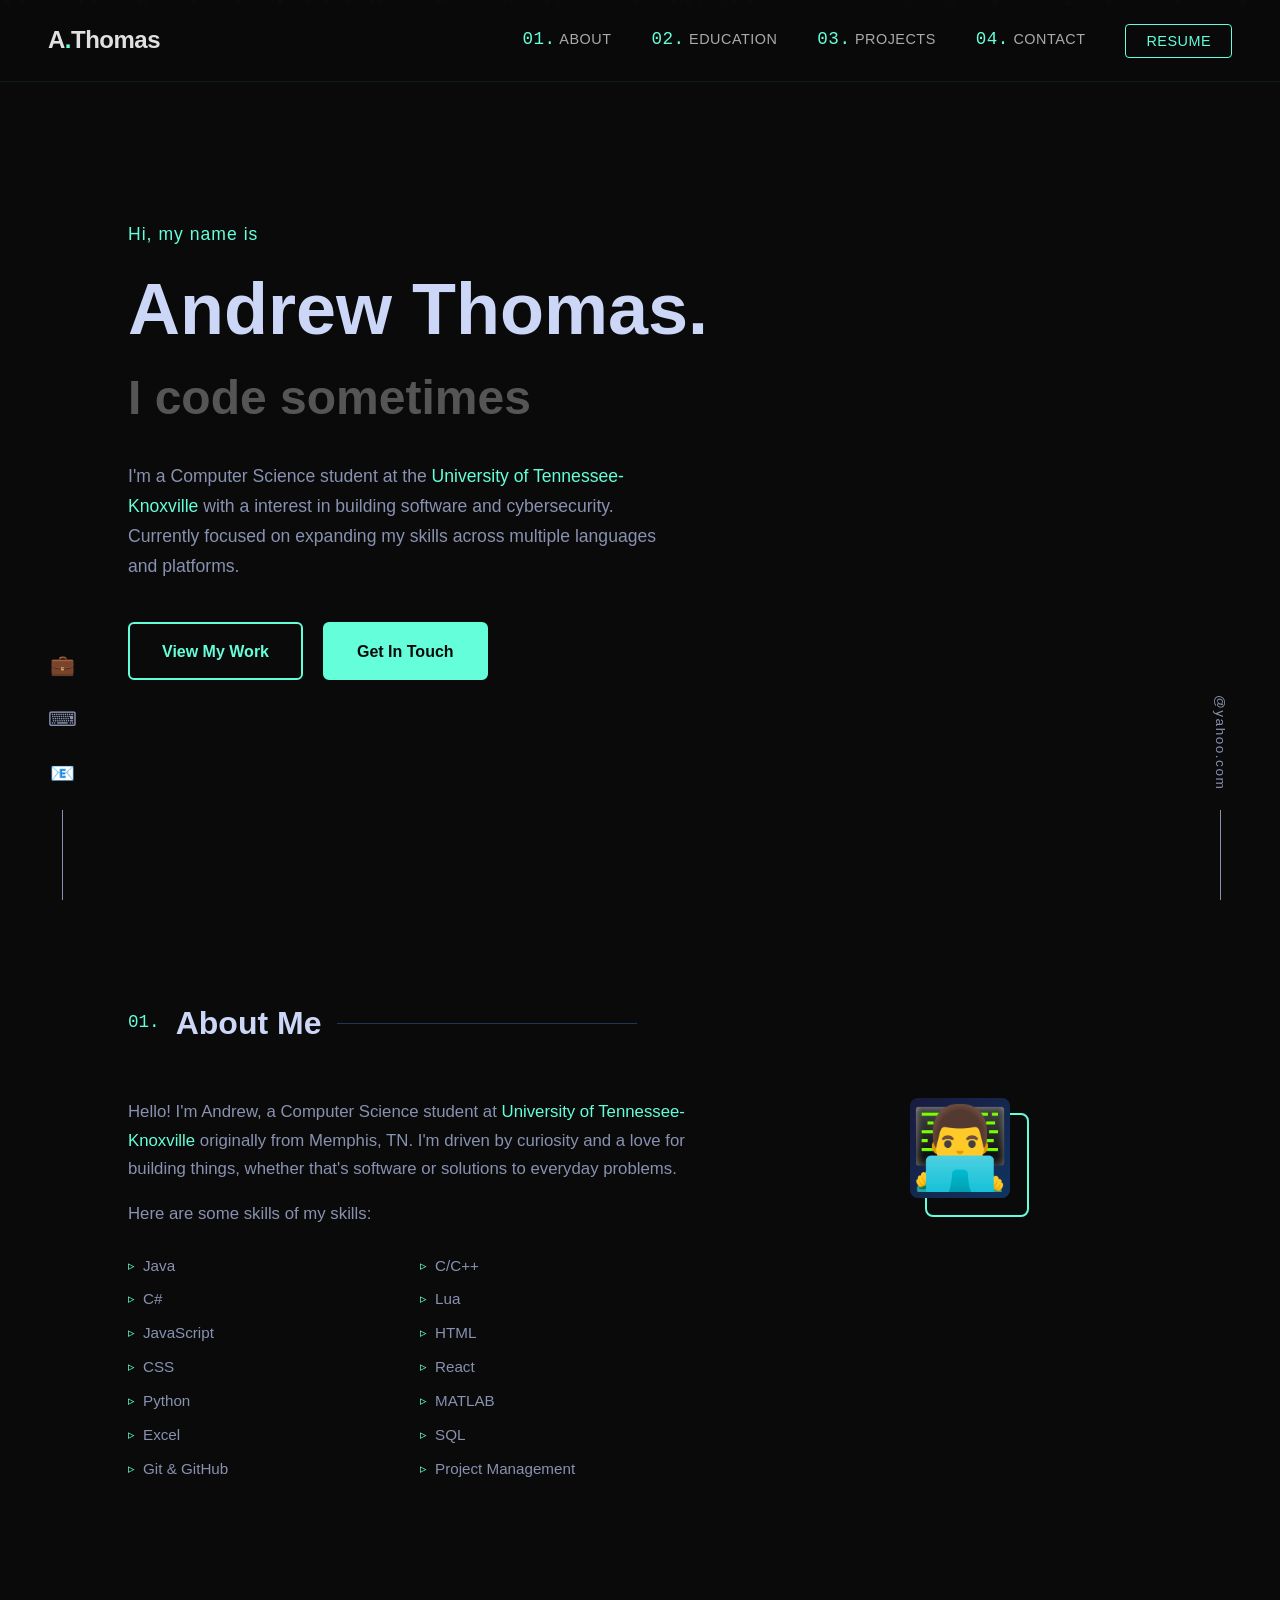
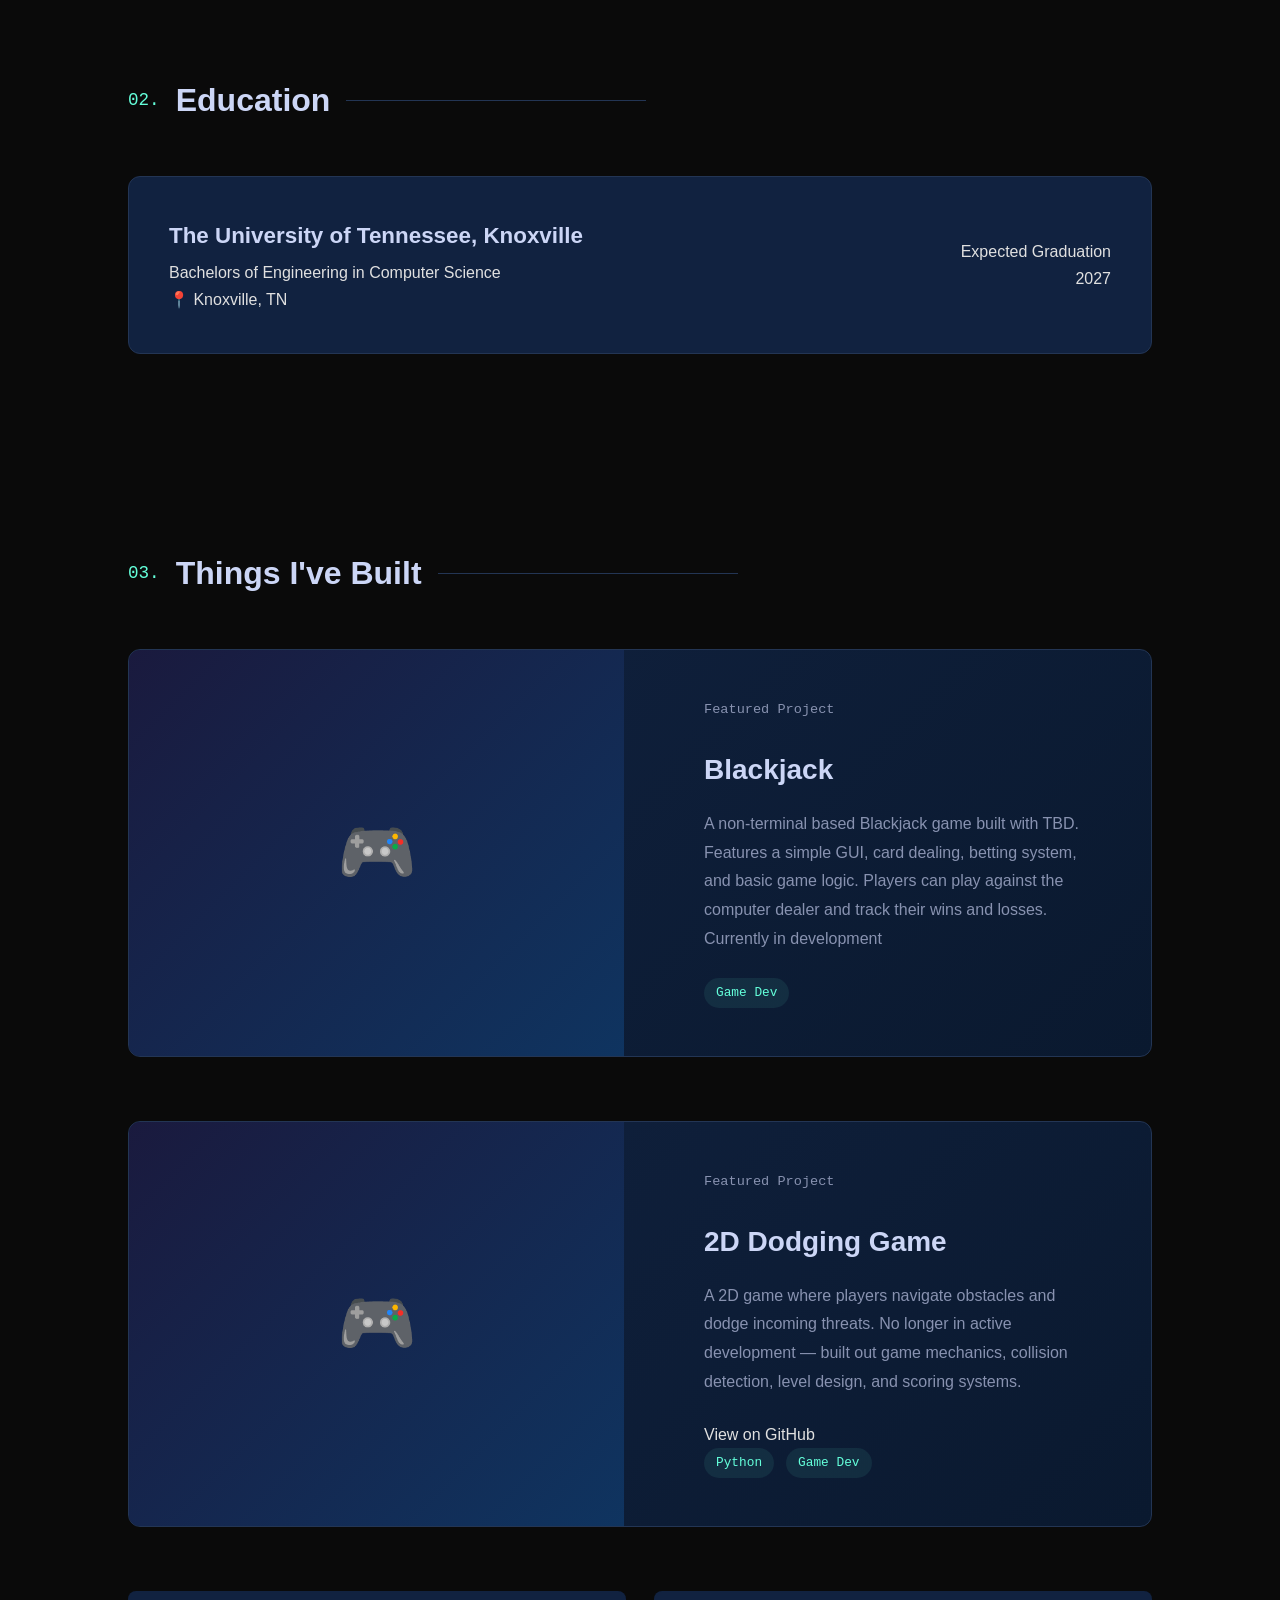
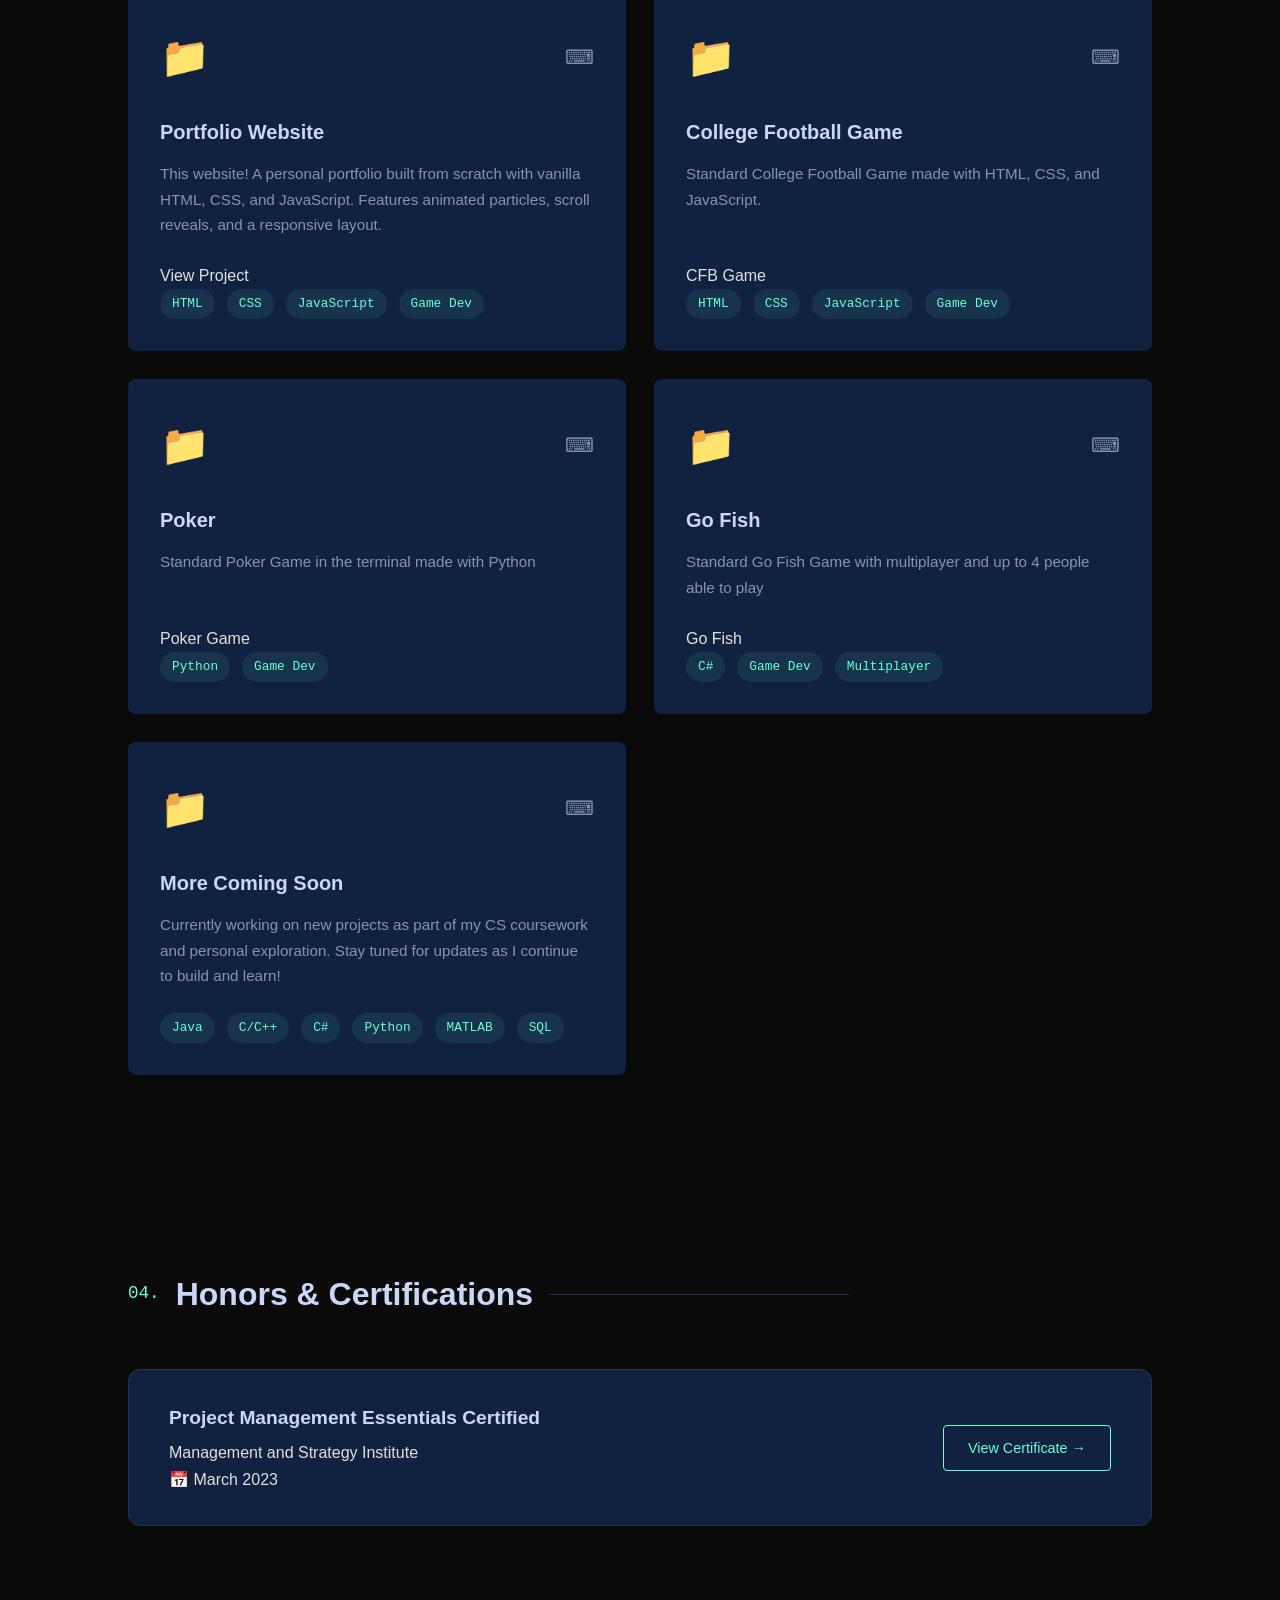
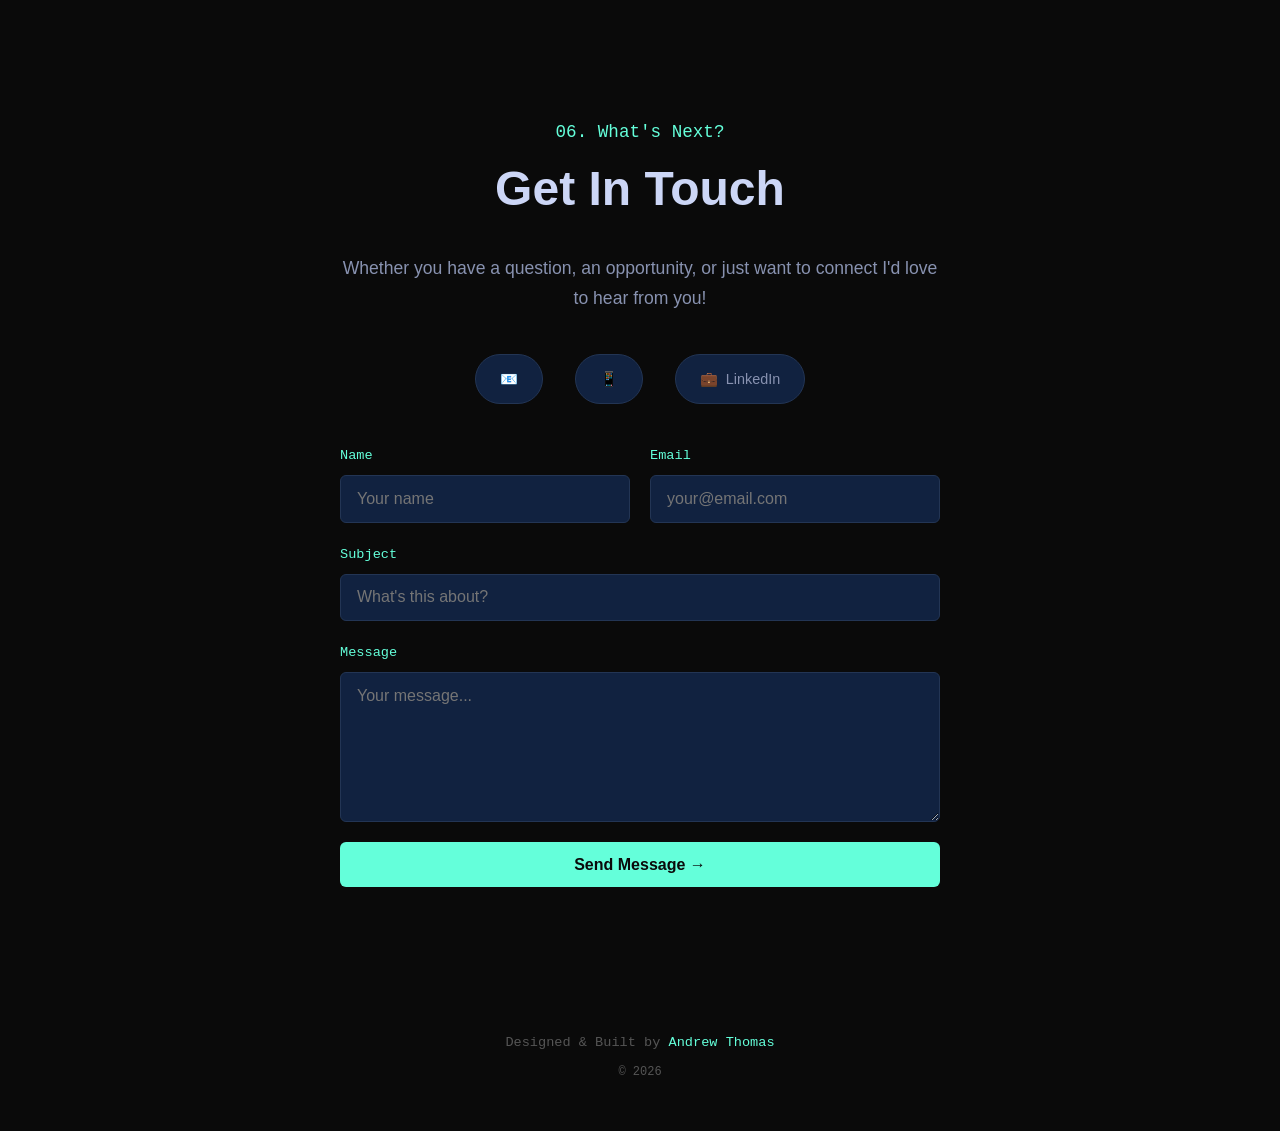
<file: index.html>
<!DOCTYPE html>
<html lang="en">
<head>
    <meta charset="UTF-8">
    <meta name="viewport" content="width=device-width, initial-scale=1.0">
    <title>Andrew Thomas | Portfolio</title>
    <style>
        /* --- Reset & Base --- */
        * {
            margin: 0;
            padding: 0;
            box-sizing: border-box;
        }

        html {
            scroll-behavior: smooth;
        }

        body {
            font-family: 'Segoe UI', Tahoma, Geneva, Verdana, sans-serif;
            background: #0a0a0a;
            color: #e0e0e0;
            line-height: 1.7;
            overflow-x: hidden;
        }

        a {
            text-decoration: none;
            color: inherit;
        }

        /* --- Animated Background Particles --- */.bg-particles {
            position: fixed;
            top: 0;
            left: 0;
            width: 100%;
            height: 100%;
            z-index: 0;
            pointer-events: none;
            overflow: hidden;
        }.bg-particles span {
            position: absolute;
            width: 4px;
            height: 4px;
            background: rgba(100, 255, 218, 0.15);
            border-radius: 50%;
            animation: float linear infinite;
        }

        @keyframes float {
            0% { transform: translateY(100vh) rotate(0deg); opacity: 0; }
            10% { opacity: 1; }
            90% { opacity: 1; }
            100% { transform: translateY(-10vh) rotate(720deg); opacity: 0; }
        }

        /* --- Navigation --- */
        nav {
            position: fixed;
            top: 0;
            width: 100%;
            z-index: 1000;
            padding: 1.25rem 3rem;
            display: flex;
            justify-content: space-between;
            align-items: center;
            background: rgba(10, 10, 10, 0.85);
            backdrop-filter: blur(12px);
            border-bottom: 1px solid rgba(100, 255, 218, 0.08);
            transition: all 0.3s ease;
        }

        nav.scrolled {
            padding: 0.75rem 3rem;
            background: rgba(10, 10, 10, 0.95);
        }.logo {
            font-size: 1.5rem;
            font-weight: 800;
            letter-spacing: -0.5px;
        }.logo span {
            color: #64ffda;
        }.nav-links {
            list-style: none;
            display: flex;
            gap: 2.5rem;
            align-items: center;
        }.nav-links a {
            color: #aaa;
            font-size: 0.9rem;
            font-weight: 500;
            letter-spacing: 0.5px;
            text-transform: uppercase;
            transition: color 0.3s;
            position: relative;
        }.nav-links a::after {
            content: '';
            position: absolute;
            bottom: -4px;
            left: 0;
            width: 0;
            height: 2px;
            background: #64ffda;
            transition: width 0.3s;
        }.nav-links a:hover {
            color: #64ffda;
        }.nav-links a:hover::after {
            width: 100%;
        }.nav-resume {
            border: 1px solid #64ffda;
            color: #64ffda !important;
            padding: 0.5rem 1.25rem;
            border-radius: 4px;
            transition: all 0.3s;
        }.nav-resume:hover {
            background: rgba(100, 255, 218, 0.1);
        }.nav-resume::after {
            display: none !important;
        }

        /* Mobile Menu */.hamburger {
            display: none;
            flex-direction: column;
            cursor: pointer;
            gap: 5px;
        }.hamburger span {
            width: 25px;
            height: 2px;
            background: #64ffda;
            transition: all 0.3s;
        }

        /* --- Hero Section --- */.hero {
            min-height: 100vh;
            display: flex;
            align-items: center;
            padding: 0 10%;
            position: relative;
            z-index: 1;
        }.hero-content {
            max-width: 750px;
        }.hero-greeting {
            color: #64ffda;
            font-size: 1.1rem;
            font-weight: 500;
            letter-spacing: 1px;
            margin-bottom: 1.25rem;
            opacity: 0;
            animation: fadeInUp 0.6s ease forwards;
            animation-delay: 0.2s;
        }.hero-name {
            font-size: 4.5rem;
            font-weight: 800;
            line-height: 1.1;
            color: #ccd6f6;
            margin-bottom: 0.5rem;
            opacity: 0;
            animation: fadeInUp 0.6s ease forwards;
            animation-delay: 0.4s;
        }.hero-tagline {
            font-size: 3rem;
            font-weight: 700;
            color: #555;
            margin-bottom: 1.5rem;
            opacity: 0;
            animation: fadeInUp 0.6s ease forwards;
            animation-delay: 0.6s;
        }.hero-description {
            font-size: 1.1rem;
            color: #8892b0;
            max-width: 540px;
            margin-bottom: 2.5rem;
            opacity: 0;
            animation: fadeInUp 0.6s ease forwards;
            animation-delay: 0.8s;
        }.hero-buttons {
            display: flex;
            gap: 1.25rem;
            flex-wrap: wrap;
            opacity: 0;
            animation: fadeInUp 0.6s ease forwards;
            animation-delay: 1s;
        }.btn-primary {
            padding: 0.85rem 2rem;
            background: transparent;
            border: 2px solid #64ffda;
            color: #64ffda;
            border-radius: 6px;
            font-size: 1rem;
            font-weight: 600;
            cursor: pointer;
            transition: all 0.3s;
        }.btn-primary:hover {
            background: rgba(100, 255, 218, 0.1);
            transform: translateY(-2px);
            box-shadow: 0 8px 24px rgba(100, 255, 218, 0.15);
        }.btn-secondary {
            padding: 0.85rem 2rem;
            background: #64ffda;
            border: 2px solid #64ffda;
            color: #0a0a0a;
            border-radius: 6px;
            font-size: 1rem;
            font-weight: 600;
            cursor: pointer;
            transition: all 0.3s;
        }.btn-secondary:hover {
            transform: translateY(-2px);
            box-shadow: 0 8px 24px rgba(100, 255, 218, 0.25);
        }

        @keyframes fadeInUp {
            from { opacity: 0; transform: translateY(30px); }
            to { opacity: 1; transform: translateY(0); }
        }

        /* --- Section Styling --- */.section {
            padding: 6rem 10%;
            position: relative;
            z-index: 1;
        }.section-header {
            display: flex;
            align-items: center;
            gap: 1rem;
            margin-bottom: 3rem;
        }.section-number {
            color: #64ffda;
            font-size: 1.1rem;
            font-weight: 500;
            font-family: 'Courier New', monospace;
        }.section-title {
            font-size: 2rem;
            font-weight: 700;
            color: #ccd6f6;
            white-space: nowrap;
        }.section-line {
            flex: 1;
            height: 1px;
            background: #233554;
            max-width: 300px;
        }

        /* --- About Section --- */.about-grid {
            display: grid;
            grid-template-columns: 3fr 2fr;
            gap: 4rem;
            align-items: start;
        }.about-text p {
            color: #8892b0;
            margin-bottom: 1rem;
            font-size: 1.05rem;
        }.about-text a {
            color: #64ffda;
            transition: opacity 0.3s;
        }.about-text a:hover {
            opacity: 0.7;
        }.skills-grid {
            display: grid;
            grid-template-columns: 1fr 1fr;
            gap: 0.5rem;
            margin-top: 1.5rem;
        }.skill-item {
            display: flex;
            align-items: center;
            gap: 0.5rem;
            color: #8892b0;
            font-size: 0.95rem;
        }.skill-item::before {
            content: '▹';
            color: #64ffda;
            font-size: 0.8rem;
        }.about-image-wrapper {
            position: relative;
            max-width: 320px;
            justify-self: center;
        }.about-image {
            width: 100%;
            aspect-ratio: 1;
            border-radius: 8px;
            background: linear-gradient(135deg, #1a1a3e, #0f3460);
            display: flex;
            align-items: center;
            justify-content: center;
            font-size: 5rem;
            position: relative;
            z-index: 2;
            overflow: hidden;
        }.about-image-wrapper::after {
            content: '';
            position: absolute;
            top: 15px;
            left: 15px;
            width: 100%;
            height: 100%;
            border: 2px solid #64ffda;
            border-radius: 8px;
            z-index: 1;
            transition: all 0.3s;
        }.about-image-wrapper:hover::after {
            top: 10px;
            left: 10px;
        }

        /* --- Education Section --- */.education-card {
            background: #112240;
            border-radius: 12px;
            padding: 2.5rem;
            border: 1px solid #233554;
            display: flex;
            justify-content: space-between;
            align-items: center;
            flex-wrap: wrap;
            gap: 1.5rem;
        }.education-info h3 {
            color: #ccd6f6;
            font-size: 1.4rem;
            margin-bottom: 0.25rem;
        }.education-info.degree {
            color: #64ffda;
            font-size: 1.05rem;
            font-weight: 500;
            margin-bottom: 0.25rem;
        }.education-info.location {
            color: #8892b0;
            font-size: 0.95rem;
        }.education-meta {
            text-align: right;
        }.education-meta.grad-label {
            color: #8892b0;
            font-size: 0.8rem;
            text-transform: uppercase;
            letter-spacing: 1px;
            margin-bottom: 0.25rem;
        }.education-meta.grad-date {
            color: #64ffda;
            font-size: 1.25rem;
            font-weight: 700;
            font-family: 'Courier New', monospace;
        }

        /* --- Experience Section --- */.timeline {
            position: relative;
            padding-left: 2rem;
        }.timeline::before {
            content: '';
            position: absolute;
            left: 0;
            top: 0;
            bottom: 0;
            width: 2px;
            background: #233554;
        }.timeline-item {
            position: relative;
            margin-bottom: 3rem;
            padding-left: 2rem;
        }.timeline-item:last-child {
            margin-bottom: 0;
        }.timeline-item::before {
            content: '';
            position: absolute;
            left: -2.35rem;
            top: 8px;
            width: 12px;
            height: 12px;
            border-radius: 50%;
            background: #0a0a0a;
            border: 2px solid #64ffda;
        }.timeline-date {
            color: #64ffda;
            font-size: 0.85rem;
            font-weight: 500;
            font-family: 'Courier New', monospace;
            margin-bottom: 0.5rem;
        }.timeline-role {
            font-size: 1.3rem;
            font-weight: 700;
            color: #ccd6f6;
            margin-bottom: 0.25rem;
        }.timeline-company {
            color: #64ffda;
            font-weight: 600;
            margin-bottom: 0.5rem;
        }.timeline-location {
            color: #555;
            font-size: 0.85rem;
            font-style: italic;
            margin-bottom: 0.75rem;
        }.timeline-desc {
            color: #8892b0;
        }.timeline-desc li {
            margin-bottom: 0.5rem;
            list-style: none;
            position: relative;
            padding-left: 1.25rem;
        }.timeline-desc li::before {
            content: '▹';
            color: #64ffda;
            position: absolute;
            left: 0;
        }

        /* --- Projects Section --- */.projects-grid {
            display: grid;
            grid-template-columns: repeat(auto-fit, minmax(340px, 1fr));
            gap: 1.75rem;
        }.project-card {
            background: #112240;
            border-radius: 8px;
            padding: 2rem;
            transition: all 0.3s;
            position: relative;
            display: flex;
            flex-direction: column;
        }.project-card:hover {
            transform: translateY(-8px);
            box-shadow: 0 20px 40px rgba(0, 0, 0, 0.3);
        }.project-top {
            display: flex;
            justify-content: space-between;
            align-items: center;
            margin-bottom: 1.5rem;
        }.project-folder {
            font-size: 2.5rem;
        }.project-links {
            display: flex;
            gap: 1rem;
        }.project-links a {
            color: #8892b0;
            font-size: 1.25rem;
            transition: color 0.3s;
        }.project-links a:hover {
            color: #64ffda;
        }.project-card h3 {
            color: #ccd6f6;
            font-size: 1.25rem;
            margin-bottom: 0.75rem;
            transition: color 0.3s;
        }.project-card:hover h3 {
            color: #64ffda;
        }.project-card p {
            color: #8892b0;
            font-size: 0.95rem;
            flex: 1;
            margin-bottom: 1.5rem;
        }.project-tech {
            display: flex;
            flex-wrap: wrap;
            gap: 0.75rem;
        }.project-tech span {
            color: #64ffda;
            font-size: 0.8rem;
            font-family: 'Courier New', monospace;
            background: rgba(100, 255, 218, 0.08);
            padding: 0.25rem 0.75rem;
            border-radius: 20px;
        }

        /* --- Featured Project --- */.featured-project {
            display: grid;
            grid-template-columns: 1fr 1fr;
            gap: 2rem;
            align-items: center;
            margin-bottom: 4rem;
            background: linear-gradient(135deg, #112240 0%, #0a192f 100%);
            border-radius: 12px;
            overflow: hidden;
            border: 1px solid #233554;
        }.featured-image {
            height: 100%;
            min-height: 350px;
            background: linear-gradient(135deg, #1a1a3e, #0f3460);
            display: flex;
            align-items: center;
            justify-content: center;
            font-size: 4rem;
        }.featured-content {
            padding: 3rem;
        }.featured-label {
            color: #64ffda;
            font-size: 0.85rem;
            font-family: 'Courier New', monospace;
            margin-bottom: 0.5rem;
        }.featured-content h3 {
            font-size: 1.75rem;
            color: #ccd6f6;
            margin-bottom: 1rem;
        }.featured-content p {
            color: #8892b0;
            margin-bottom: 1.5rem;
            line-height: 1.8;
        }

        /* --- Certifications Section --- */.cert-card {
            background: #112240;
            border-radius: 12px;
            padding: 2rem 2.5rem;
            border: 1px solid #233554;
            display: flex;
            justify-content: space-between;
            align-items: center;
            flex-wrap: wrap;
            gap: 1.5rem;
            transition: all 0.3s;
        }.cert-card:hover {
            transform: translateY(-4px);
            box-shadow: 0 12px 24px rgba(0, 0, 0, 0.2);
            border-color: #64ffda;
        }.cert-info h3 {
            color: #ccd6f6;
            font-size: 1.2rem;
            margin-bottom: 0.25rem;
        }.cert-info.cert-issuer {
            color: #64ffda;
            font-weight: 500;
            margin-bottom: 0.25rem;
        }.cert-info.cert-date {
            color: #8892b0;
            font-size: 0.9rem;
        }.cert-link {
            padding: 0.6rem 1.5rem;
            border: 1px solid #64ffda;
            color: #64ffda;
            border-radius: 4px;
            font-size: 0.9rem;
            font-weight: 500;
            transition: all 0.3s;
        }.cert-link:hover {
            background: rgba(100, 255, 218, 0.1);
        }

        /* --- Contact Section --- */.contact-wrapper {
            text-align: center;
            max-width: 600px;
            margin: 0 auto;
        }.contact-wrapper.section-number {
            display: block;
            margin-bottom: 1rem;
        }.contact-wrapper h2 {
            font-size: 3rem;
            color: #ccd6f6;
            margin-bottom: 1.5rem;
        }.contact-wrapper p {
            color: #8892b0;
            font-size: 1.1rem;
            margin-bottom: 2.5rem;
        }.contact-methods {
            display: flex;
            justify-content: center;
            gap: 2rem;
            flex-wrap: wrap;
            margin-bottom: 2.5rem;
        }.contact-chip {
            display: flex;
            align-items: center;
            gap: 0.5rem;
            background: #112240;
            padding: 0.75rem 1.5rem;
            border-radius: 50px;
            border: 1px solid #233554;
            color: #8892b0;
            font-size: 0.9rem;
            transition: all 0.3s;
        }.contact-chip:hover {
            border-color: #64ffda;
            color: #64ffda;
        }.contact-chip.chip-icon {
            font-size: 1.1rem;
        }.contact-form {
            text-align: left;
            display: grid;
            gap: 1.25rem;
        }.form-group {
            display: flex;
            flex-direction: column;
        }.form-group label {
            color: #64ffda;
            font-size: 0.85rem;
            font-family: 'Courier New', monospace;
            margin-bottom: 0.5rem;
        }.form-group input,.form-group textarea {
            background: #112240;
            border: 1px solid #233554;
            border-radius: 6px;
            padding: 0.85rem 1rem;
            color: #ccd6f6;
            font-size: 1rem;
            font-family: inherit;
            transition: border-color 0.3s;
        }.form-group input:focus,.form-group textarea:focus {
            outline: none;
            border-color: #64ffda;
        }.form-group textarea {
            min-height: 150px;
            resize: vertical;
        }.form-row {
            display: grid;
            grid-template-columns: 1fr 1fr;
            gap: 1.25rem;
        }.contact-form.btn-secondary {
            width: 100%;
            font-family: inherit;
            margin-top: 0.5rem;
        }

        /* --- Social Sidebar --- */.social-sidebar {
            position: fixed;
            bottom: 0;
            left: 3rem;
            z-index: 100;
            display: flex;
            flex-direction: column;
            align-items: center;
            gap: 1.25rem;
        }.social-sidebar a {
            color: #8892b0;
            font-size: 1.25rem;
            transition: all 0.3s;
        }.social-sidebar a:hover {
            color: #64ffda;
            transform: translateY(-3px);
        }.social-sidebar::after {
            content: '';
            width: 1px;
            height: 90px;
            background: #8892b0;
        }.email-sidebar {
            position: fixed;
            bottom: 0;
            right: 3rem;
            z-index: 100;
            display: flex;
            flex-direction: column;
            align-items: center;
            gap: 1.25rem;
        }.email-sidebar a {
            writing-mode: vertical-rl;
            color: #8892b0;
            font-size: 0.85rem;
            letter-spacing: 1.5px;
            transition: all 0.3s;
        }.email-sidebar a:hover {
            color: #64ffda;
            transform: translateY(-3px);
        }.email-sidebar::after {
            content: '';
            width: 1px;
            height: 90px;
            background: #8892b0;
        }

        /* --- Footer --- */
        footer {
            text-align: center;
            padding: 3rem 2rem;
            color: #555;
            font-size: 0.85rem;
            font-family: 'Courier New', monospace;
            position: relative;
            z-index: 1;
        }

        footer a {
            color: #64ffda;
            transition: opacity 0.3s;
        }

        footer a:hover {
            opacity: 0.7;
        }

        /* --- Scroll Reveal --- */.reveal {
            opacity: 0;
            transform: translateY(30px);
            transition: all 0.8s ease;
        }.reveal.active {
            opacity: 1;
            transform: translateY(0);
        }

        /* --- Responsive --- */
        @media (max-width: 1024px) {.section { padding: 4rem 5%; }.hero { padding: 0 5%; }
            nav { padding: 1rem 2rem; }
        }

        @media (max-width: 768px) {.hero-name { font-size: 2.75rem; }.hero-tagline { font-size: 1.75rem; }.about-grid {
                grid-template-columns: 1fr;
                gap: 2rem;
            }.about-image-wrapper {
                max-width: 250px;
                order: -1;
            }.featured-project {
                grid-template-columns: 1fr;
            }.featured-image { min-height: 200px; }.projects-grid {
                grid-template-columns: 1fr;
            }.form-row {
                grid-template-columns: 1fr;
            }.contact-wrapper h2 { font-size: 2rem; }.social-sidebar,.email-sidebar { display: none; }.education-card {
                flex-direction: column;
                text-align: center;
            }.education-meta {
                text-align: center;
            }.cert-card {
                flex-direction: column;
                text-align: center;
            }.nav-links {
                display: none;
                position: fixed;
                top: 0;
                right: 0;
                width: 70%;
                height: 100vh;
                background: #112240;
                flex-direction: column;
                justify-content: center;
                align-items: center;
                gap: 2rem;
                padding: 2rem;
            }.nav-links.active { display: flex; }.hamburger { display: flex; }
        }

        /* --- Scrollbar --- */
        ::-webkit-scrollbar {
            width: 8px;
        }

        ::-webkit-scrollbar-track {
            background: #0a0a0a;
        }

        ::-webkit-scrollbar-thumb {
            background: #233554;
            border-radius: 4px;
        }

        ::-webkit-scrollbar-thumb:hover {
            background: #64ffda;
        }
    </style>
</head>
<body>

    <!-- Animated Background -->
    <div class="bg-particles" id="particles"></div>

    <!-- Social Sidebar -->
    <div class="social-sidebar">
        <a href="https://linkedin.com/in/andrew-thomas-utk11" target="_blank" title="LinkedIn">💼</a>
        <a href="https://github.com/archcashmoney" target="_blank" title="GitHub">⌨</a>
        <a href="mailto:andrewjamesthomas11@yahoo.com" title="Email">📧</a>
    </div>

    <!-- Email Sidebar -->
    <div class="email-sidebar">
        <a href="mailto:andrewjamesthomas11@yahoo.com">@yahoo.com</a>
    </div>

    <!-- Navigation -->
    <nav id="navbar">
        <a href="#" class="logo">A<span>.</span>Thomas</a>
        <ul class="nav-links" id="navLinks">
            <li><a href="#about"><span class="section-number">01.</span> About</a></li>
            <li><a href="#education"><span class="section-number">02.</span> Education</a></li>
            <li><a href="#projects"><span class="section-number">03.</span> Projects</a></li>
            <li><a href="#contact"><span class="section-number">04.</span> Contact</a></li>
            <li><a href="#" class="nav-resume">Resume</a></li>
        </ul>
        <div class="hamburger" id="hamburger" onclick="toggleMenu()">
            <span></span><span></span><span></span>
        </div>
    </nav>

    <!-- Hero -->
    <section class="hero">
        <div class="hero-content">
            <p class="hero-greeting">Hi, my name is</p>
            <h1 class="hero-name">Andrew Thomas.</h1>
            <h2 class="hero-tagline">I code sometimes</h2>
            <p class="hero-description">
                I'm a Computer Science student at the 
                <a href="https://utk.edu" style="color:#64ffda;">University of Tennessee-Knoxville</a> 
                with a interest in building software and cybersecurity. Currently focused on expanding my skills across multiple languages and platforms.
            </p>
            <div class="hero-buttons">
                <a href="#projects" class="btn-primary">View My Work</a>
                <a href="#contact" class="btn-secondary">Get In Touch</a>
            </div>
        </div>
    </section>

    <!-- About -->
    <section class="section" id="about">
        <div class="section-header reveal">
            <span class="section-number">01.</span>
            <h2 class="section-title">About Me</h2>
            <div class="section-line"></div>
        </div>
        <div class="about-grid reveal">
            <div class="about-text">
                <p>
                    Hello! I'm Andrew, a Computer Science student at <a href="https://utk.edu">University of Tennessee-Knoxville</a> originally from Memphis, TN. I'm driven by curiosity and a love for building things, whether that's software or solutions to everyday problems.
                </p>
                <p>Here are some skills of my skills:</p>
                <div class="skills-grid">
                    <div class="skill-item">Java</div>
                    <div class="skill-item">C/C++</div>
                    <div class="skill-item">C#</div>
                    <div class="skill-item">Lua</div>
                    <div class="skill-item">JavaScript</div>
                    <div class="skill-item">HTML</div>
                    <div class="skill-item">CSS</div>
                    <div class="skill-item">React</div>
                    <div class="skill-item">Python</div>
                    <div class="skill-item">MATLAB</div>
                    <div class="skill-item">Excel</div>
                    <div class="skill-item">SQL</div>
                    <div class="skill-item">Git & GitHub</div>
                    <div class="skill-item">Project Management</div>
                </div>
            </div>
            <div class="about-image-wrapper">
                <div class="about-image">👨‍💻</div>
            </div>
        </div>
    </section>

    <!-- Education -->
    <section class="section" id="education">
        <div class="section-header reveal">
            <span class="section-number">02.</span>
            <h2 class="section-title">Education</h2>
            <div class="section-line"></div>
        </div>
        <div class="education-card reveal">
            <div class="education-info">
                <h3>The University of Tennessee, Knoxville</h3>
                <p class="degree">Bachelors of Engineering in Computer Science</p>
                <p class="location">📍 Knoxville, TN</p>
            </div>
            <div class="education-meta">
                <p class="grad-label">Expected Graduation</p>
                <p class="grad-date">2027</p>
            </div>
        </div>
    </section>

    <!-- Projects -->
    <section class="section" id="projects">
        <div class="section-header reveal">
            <span class="section-number">03.</span>
            <h2 class="section-title">Things I've Built</h2>
            <div class="section-line"></div>
        </div>

        <!-- Featured Project -->
        <div class="featured-project reveal">
            <div class="featured-image">🎮</div>
            <div class="featured-content">
                <p class="featured-label">Featured Project</p>
                <h3>Blackjack</h3>
                <p>
                    A non-terminal based Blackjack game built with TBD. Features a simple GUI, card dealing, betting system, and basic game logic. Players can play against the computer dealer and track their wins and losses.
                    Currently in development
                </p>
                <div class="project-tech">
                    <span>Game Dev</span>
                </div>
            </div>
        </div>

        <div class="featured-project reveal">
            <div class="featured-image">🎮</div>
            <div class="featured-content">
                <p class="featured-label">Featured Project</p>
                <h3>2D Dodging Game</h3>
                <p>
                    A 2D game where players navigate obstacles and dodge incoming threats. No longer in active development — built out game mechanics, collision detection, level design, and scoring systems.
                </p>
                <a href="https://github.com/archcashmoney/dodge" target="_blank">
                    View on GitHub
                </a>
                <div class="project-tech">
                    <span>Python</span>
                    <span>Game Dev</span>
                </div>
            </div>
        </div>

        <!-- Project Cards -->
        <div class="projects-grid reveal">
            <div class="project-card">
                <div class="project-top">
                    <span class="project-folder">📁</span>
                    <div class="project-links">
                        <a href="#" title="GitHub">⌨</a>
                    </div>
                </div>
                <h3>Portfolio Website</h3>
                <p>This website! A personal portfolio built from scratch with vanilla HTML, CSS, and JavaScript. Features animated particles, scroll reveals, and a responsive layout.</p>
                <a href="index.html" target="_self">
                    View Project
                </a>
                <div class="project-tech">
                    <span>HTML</span>
                    <span>CSS</span>
                    <span>JavaScript</span>
                    <span>Game Dev</span>
                </div>
            </div>
                    
            <div class="project-card">
                <div class="project-top">
                    <span class="project-folder">📁</span>
                    <div class="project-links">
                        <a href="#" title="GitHub">⌨</a>
                    </div>
                </div>
                <h3>College Football Game</h3>
                <p>Standard College Football Game made with HTML, CSS, and JavaScript.</p>
                <a href="Portfolio-CFB.html" target="new">
                CFB Game
                </a>
                <div class="project-tech">
                    <span>HTML</span>
                    <span>CSS</span>
                    <span>JavaScript</span>
                    <span>Game Dev</span>
                </div>
            </div>

            <div class="project-card">
                <div class="project-top">
                    <span class="project-folder">📁</span>
                    <div class="project-links">
                        <a href="#" title="GitHub">⌨</a>
                    </div>
                </div>
                <h3>Poker</h3>
                <p>Standard Poker Game in the terminal made with Python</p>
                <a href="https://github.com/archcashmoney/poker" target="new">
                Poker Game
                </a>
                <div class="project-tech">
                    <span>Python</span>
                    <span>Game Dev</span>
                </div>
            </div>

            <div class="project-card">
                <div class="project-top">
                    <span class="project-folder">📁</span>
                    <div class="project-links">
                        <a href="#" title="GitHub">⌨</a>
                    </div>
                </div>
                <h3>Go Fish</h3>
                <p>Standard Go Fish Game with multiplayer and up to 4 people able to play</p>
                <a href="https://github.com/archcashmoney/go-fish" target="new">
                Go Fish
                </a>
                <div class="project-tech">
                    <span>C#</span>
                    <span>Game Dev</span>
                    <span>Multiplayer</span>
                </div>
            </div>

            <div class="project-card">
                <div class="project-top">
                    <span class="project-folder">📁</span>
                    <div class="project-links">
                        <a href="#" title="GitHub">⌨</a>
                    </div>
                </div>
                <h3>More Coming Soon</h3>
                <p>Currently working on new projects as part of my CS coursework and personal exploration. Stay tuned for updates as I continue to build and learn!</p>
                <div class="project-tech">
                    <span>Java</span>
                    <span>C/C++</span>
                    <span>C#</span>
                    <span>Python</span>
                    <span>MATLAB</span>
                    <span>SQL</span>
                </div>
            </div>
        </div>
    </section>

    <!-- Certifications -->
    <section class="section" id="certifications">
        <div class="section-header reveal">
            <span class="section-number">04.</span>
            <h2 class="section-title">Honors & Certifications</h2>
            <div class="section-line"></div>
        </div>
        <div class="cert-card reveal">
            <div class="cert-info">
                <h3>Project Management Essentials Certified</h3>
                <p class="cert-issuer">Management and Strategy Institute</p>
                <p class="cert-date">📅 March 2023</p>
            </div>
            <a href="https://drive.google.com/file/d/19Eu9WUQEAbZQ7m37xMJSJ6u8aR5IoKPp/view?usp=sharing" target="_blank" class="cert-link">View Certificate →</a>
        </div>
    </section>

    <!-- Contact -->
    <section class="section" id="contact">
        <div class="contact-wrapper reveal">
            <span class="section-number">06. What's Next?</span>
            <h2>Get In Touch</h2>
            <p>
                Whether you have a question, an opportunity, or just want to connect I'd love to hear from you!
            </p>
            <div class="contact-methods">
                <a href="mailto:andrewjamesthomas11@yahoo.com" class="contact-chip">
                    <span class="chip-icon">📧</span>
                </a>
                <a href="tel:9014868583" class="contact-chip">
                    <span class="chip-icon">📱</span>
                </a>
                <a href="https://linkedin.com/in/andrew-thomas-utk11" target="_blank" class="contact-chip">
                    <span class="chip-icon">💼</span> LinkedIn
                </a>
            </div>
            <form class="contact-form" onsubmit="handleSubmit(event)">
                <div class="form-row">
                    <div class="form-group">
                        <label>Name</label>
                        <input type="text" placeholder="Your name" required>
                    </div>
                    <div class="form-group">
                        <label>Email</label>
                        <input type="email" placeholder="your@email.com" required>
                    </div>
                </div>
                <div class="form-group">
                    <label>Subject</label>
                    <input type="text" placeholder="What's this about?">
                </div>
                <div class="form-group">
                    <label>Message</label>
                    <textarea placeholder="Your message..."></textarea>
                </div>
                <button type="submit" class="btn-secondary" style="border:none; font-family:inherit; font-size:1rem; cursor:pointer;">
                    Send Message →
                </button>
            </form>
        </div>
    </section>

    <!-- Footer -->
    <footer>
        <p>Designed & Built by <a href="#">Andrew Thomas</a></p>
        <p style="margin-top:0.5rem; font-size:0.75rem;">© 2026 </p>
    </footer>

    <!-- JavaScript -->
    <script>
        // --- Particle Background ---
        const particleContainer = document.getElementById('particles');
        for (let i = 0; i < 50; i++) {
            const span = document.createElement('span');
            span.style.left = Math.random() * 100 + '%';
            span.style.animationDuration = (Math.random() * 20 + 10) + 's';
            span.style.animationDelay = (Math.random() * 20) + 's';
            span.style.width = span.style.height = (Math.random() * 4 + 2) + 'px';
            particleContainer.appendChild(span);
        }

        // --- Navbar Scroll Effect ---
        window.addEventListener('scroll', () => {
            const nav = document.getElementById('navbar');
            if (window.scrollY > 50) {
                nav.classList.add('scrolled');
            } else {
                nav.classList.remove('scrolled');
            }
        });

        // --- Scroll Reveal ---
        const revealElements = document.querySelectorAll('.reveal');
        const revealOnScroll = () => {
            revealElements.forEach(el => {
                const windowHeight = window.innerHeight;
                const elementTop = el.getBoundingClientRect().top;
                if (elementTop < windowHeight - 100) {
                    el.classList.add('active');
                }
            });
        };
        window.addEventListener('scroll', revealOnScroll);
        window.addEventListener('load', revealOnScroll);

        // --- Mobile Menu Toggle ---
        function toggleMenu() {
            document.getElementById('navLinks').classList.toggle('active');
        }

        // Close mobile menu on link click
        document.querySelectorAll('.nav-links a').forEach(link => {
            link.addEventListener('click', () => {
                document.getElementById('navLinks').classList.remove('active');
            });
        });

        // --- Form Submit ---
        function handleSubmit(e) {
            e.preventDefault();
            const btn = e.target.querySelector('button');
            btn.textContent = '✓ Message Sent!';
            btn.style.background = '#64ffda';
            btn.style.color = '#0a0a0a';
            setTimeout(() => {
                btn.textContent = 'Send Message →';
                btn.style.background = '';
                btn.style.color = '';
                e.target.reset();
            }, 3000);
        }
    </script>

</body>
</html>
</file>
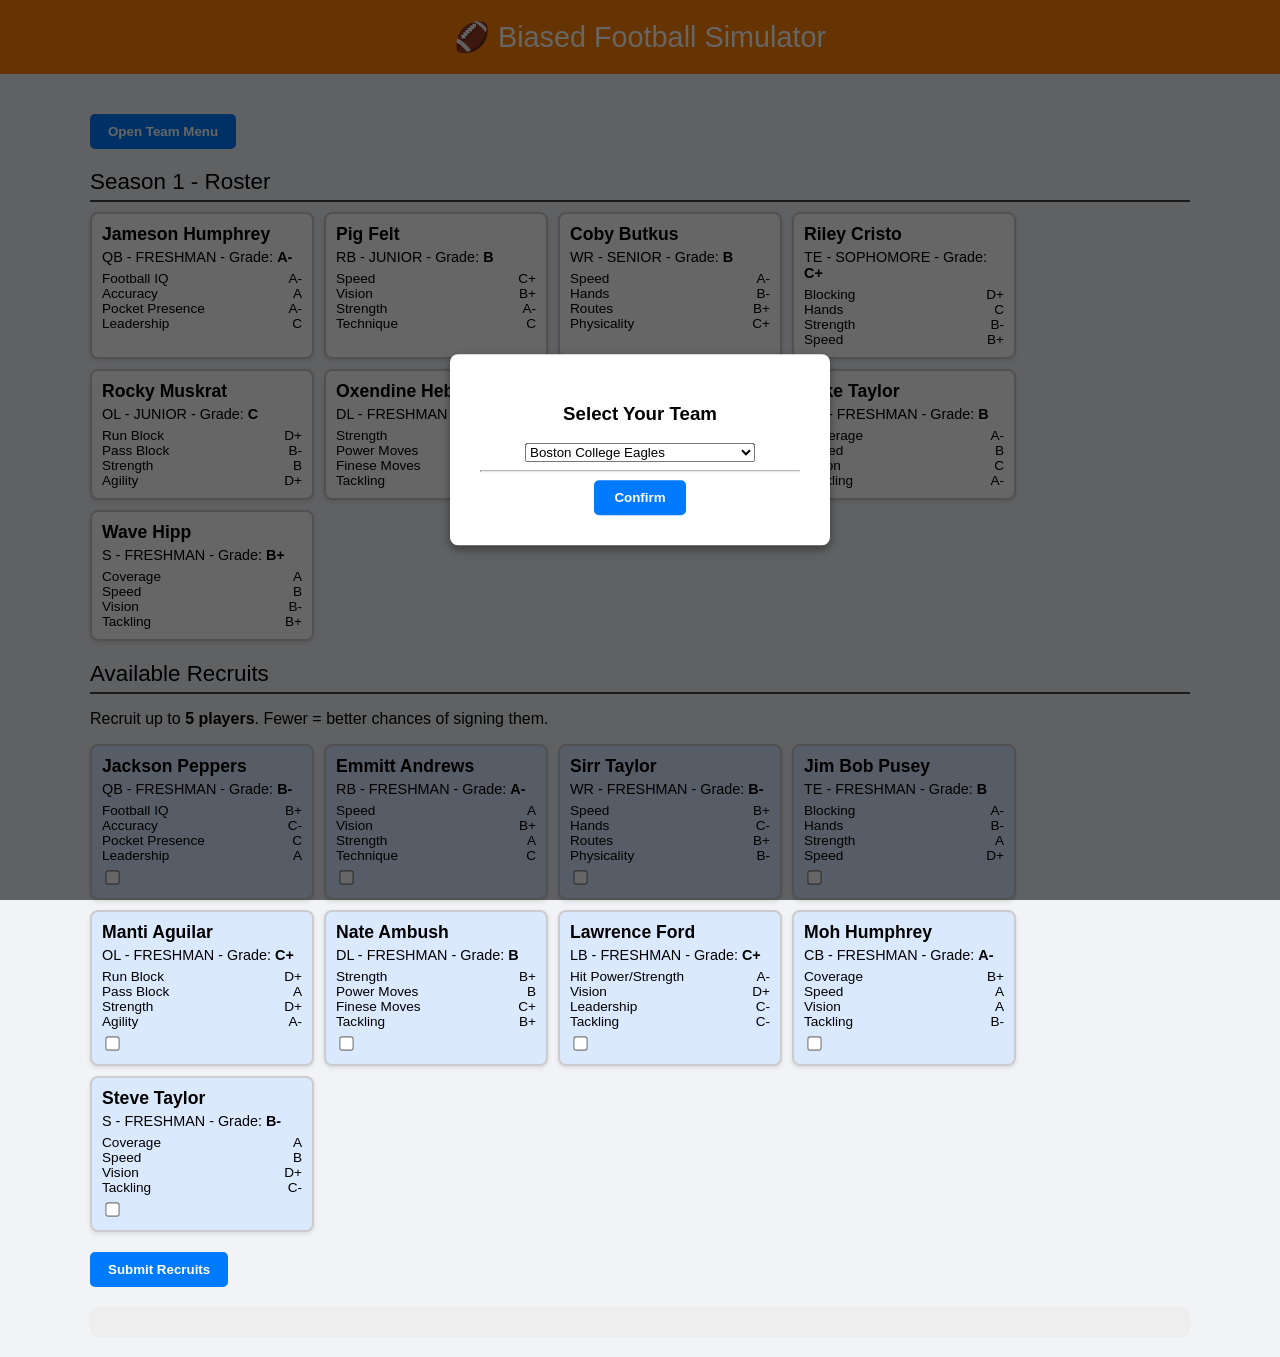
<file: Portfolio-CFB.html>
<!DOCTYPE html>
<html lang="en">
<head>
  <meta charset="UTF-8" />
  <meta name="viewport" content="width=device-width, initial-scale=1.0">
  <title>Football Simulator</title>
  <link rel="stylesheet" href="style.css">
  <script src="game.js" defer></script>
</head>
<body>

<header>🏈 Biased Football Simulator</header>

<div class="container">
  <button class="button" onclick="openTeamMenu()">Open Team Menu</button>
  
  <div class="section-title" id="seasonTitle">Season 1 - Roster</div>
  <div id="roster" class="player-grid"></div>
  
  <div class="section-title">Available Recruits</div>
  <p>Recruit up to <strong>5 players</strong>. Fewer = better chances of signing them.</p>
  <div id="recruits" class="player-grid"></div>
  
  <button class="button" id="submitRecruitsButton" onclick="submitRecruits()">Submit Recruits</button>
  <div id="message"></div>

  <div class="season-summary" id="seasonSummary"></div>
  <div class="depth-chart" id="depthChart" style="display: none;"></div>
  <div class="top-25" id="top25Rankings" style="display: none;"></div>

  <button class="button" id="simulateWeek" onclick="playNextWeek()" style="display: none;">Next Week</button>
  <button class="button" id="continue" onclick="openNewSeasonOverlay()" style="display: none;">Continue</button>

</div>


<div id="menuOverlay" onclick="closeTeamMenu()"></div>
<div id="teamMenu">
  <h3>Team Menu</h3>
  <button onclick="showRosterStats()">View Roster Strength</button>
  <button onclick="closeTeamMenu()">Close Menu</button>
</div>
<div id="teamSelectorOverlay" style="display:block; position:fixed; inset:0; background:rgba(0,0,0,0.6); z-index:2000;"></div>

<div id="teamSelectorModal" style="
  display:block;
  position:fixed;
  top:50%;
  left:50%;
  transform:translate(-50%, -50%);
  background:white;
  border-radius:8px;
  padding:30px;
  width:320px;
  text-align:center;
  box-shadow:0 4px 10px rgba(0,0,0,0.4);
  z-index:2001;
">
  <h3>Select Your Team</h3>
    <select id="teamDropdown">
      <optgroup label="ACC">
        <option>Boston College Eagles</option>
        <option>Cal Golden Bears</option>
        <option>Clemson Tigers</option>
        <option>Duke Blue Devils</option>
        <option>Florida State Seminoles</option>
        <option>Georgia Tech Yellow Jackets</option>
        <option>Louisville Cardinals</option>
        <option>Miami Hurricanes</option>
        <option>NC State Wolfpack</option>
        <option>North Carolina Tar Heels</option>
        <option>Pitt Panthers</option>
        <option>SMU Mustangs</option>
        <option>Stanford Cardinal</option>
        <option>Syracuse Orange</option>
        <option>Virginia Cavaliers</option>
        <option>Virginia Tech Hokies</option>
        <option>Wake Forest Demon Deacons</option>
      </optgroup>

      <optgroup label="American Conference">
        <option>Army Black Knights</option>
        <option>Charlotte 49ers</option>
        <option>East Carolina Pirates</option>
        <option>FAU Owls</option>
        <option>Memphis Tigers</option>
        <option>Navy Midshipmen</option>
        <option>North Texas Mean Green</option>
        <option>Rice Owls</option>
        <option>South Florida Bulls</option>
        <option>Temple Owls</option>
        <option>Tulane Green Wave</option>
        <option>Tulsa Golden Hurricane</option>
        <option>UAB Blazers</option>
        <option>UTSA Roadrunners</option>
      </optgroup>

      <optgroup label="Big 12">
        <option>Arizona Wildcats</option>
        <option>Arizona State Sun Devils</option>
        <option>Baylor Bears</option>
        <option>BYU Cougars</option>
        <option>Cincinnati Bearcats</option>
        <option>Colorado Buffaloes</option>
        <option>Houston Cougars</option>
        <option>Iowa State Cyclones</option>
        <option>Kansas Jayhawks</option>
        <option>Kansas State Wildcats</option>
        <option>Oklahoma State Cowboys</option>
        <option>TCU Horned Frogs</option>
        <option>Texas Tech Red Raiders</option>
        <option>UCF Knights</option>
        <option>Utah Utes</option>
        <option>West Virginia Mountaineers</option>
      </optgroup>

      <optgroup label="Big Ten">
        <option>Illinois Fighting Illini</option>
        <option>Indiana Hoosiers</option>
        <option>Iowa Hawkeyes</option>
        <option>Maryland Terrapins</option>
        <option>Michigan Wolverines</option>
        <option>Michigan State Spartans</option>
        <option>Minnesota Golden Gophers</option>
        <option>Nebraska Cornhuskers</option>
        <option>Northwestern Wildcats</option>
        <option>Ohio State Buckeyes</option>
        <option>Oregon Ducks</option>
        <option>Penn State Nittany Lions</option>
        <option>Purdue Boilermakers</option>
        <option>Rutgers Scarlet Knights</option>
        <option>UCLA Bruins</option>
        <option>USC Trojans</option>
        <option>Washington Huskies</option>
        <option>Wisconsin Badgers</option>
      </optgroup>

      <optgroup label="Conference USA">
        <option>Delaware Blue Hens</option>
        <option>FIU Panthers</option>
        <option>Jacksonville State Gamecocks</option>
        <option>Kennesaw State Owls</option>
        <option>Liberty Flames</option>
        <option>MTSU Blue Raiders</option>
        <option>Missouri State Bears</option>
        <option>New Mexico State Aggies</option>
        <option>Sam Houston Bearkats</option>
        <option>Western Kentucky Hilltoppers</option>
      </optgroup>

      <optgroup label="FBS Independents">
        <option>Notre Dame Fighting Irish</option>
        <option>UConn Huskies</option>
      </optgroup>

      <optgroup label="MAC">
        <option>Akron Zips</option>
        <option>Ball State Cardinals</option>
        <option>Bowling Green Falcons</option>
        <option>Buffalo Bulls</option>
        <option>Central Michigan Chippewas</option>
        <option>Eastern Michigan Eagles</option>
        <option>Kent State Golden Flashes</option>
        <option>UMass Minutemen</option>
        <option>Miami (Ohio) RedHawks</option>
        <option>Ohio Bobcats</option>
        <option>Sacramento State Hornets</option>
        <option>Toledo Rockets</option>
        <option>Western Michigan Broncos</option>
      </optgroup>

      <optgroup label="Mountain West">
        <option>Air Force Falcons</option>
        <option>Hawai'i Rainbow Warriors</option>
        <option>Nevada Wolf Pack</option>
        <option>New Mexico Lobos</option>
        <option>North Dakota State Bison</option>
        <option>Northern Illinois Huskies</option>
        <option>San Jose State Spartans</option>
        <option>UNLV Rebels</option>
        <option>UTEP Miners</option>
        <option>Wyoming Cowboys</option>
      </optgroup>

      <optgroup label="Pac-12">
        <option>Boise State Broncos</option>
        <option>Colorado State Rams</option>
        <option>Fresno State Bulldogs</option>
        <option>Oregon State Beavers</option>
        <option>San Diego State Aztecs</option>
        <option>Texas State Bobcats</option>
        <option>Utah State Aggies</option>
        <option>Washington State Cougars</option>
      </optgroup>

      <optgroup label="SEC">
        <option>Alabama Crimson Tide</option>
        <option>Arkansas Razorbacks</option>
        <option>Auburn Tigers</option>
        <option>Florida Gators</option>
        <option>Georgia Bulldogs</option>
        <option>Kentucky Wildcats</option>
        <option>LSU Tigers</option>
        <option>Mississippi State Bulldogs</option>
        <option>Mizzou Tigers</option>
        <option>Oklahoma Sooners</option>
        <option>Mississippi Rebels</option>
        <option>South Carolina Gamecocks</option>
        <option>Tennessee Volunteers</option>
        <option>Texas A&amp;M Aggies</option>
        <option>Texas Longhorns</option>
        <option>Vanderbilt Commodores</option>
      </optgroup>

      <optgroup label="Sun Belt">
        <option>Appalachian State Mountaineers</option>
        <option>Arkansas State Red Wolves</option>
        <option>Coastal Carolina Chanticleers</option>
        <option>Georgia Southern Eagles</option>
        <option>Georgia State Panthers</option>
        <option>James Madison Dukes</option>
        <option>Louisiana Ragin' Cajuns</option>
        <option>Louisiana Tech Bulldogs</option>
        <option>Marshall Thundering Herd</option>
        <option>Old Dominion Monarchs</option>
        <option>South Alabama Jaguars</option>
        <option>Southern Miss Golden Eagles</option>
        <option>Troy Trojans</option>
        <option>UL Monroe Warhawks</option>
      </optgroup>
    </select>
    <hr>
  <button onclick="confirmTeamSelection()" style="padding:10px 20px; background:#007bff; color:white; border:none; border-radius:5px; font-weight:bold; cursor:pointer;">
    Confirm
  </button>
</div>

<div id="NewSeasonOverlay" style="
  display:none;
  position:fixed;
  inset:0;
  background:rgba(0,0,0,0.6);
  z-index:2002;
  align-items:center;
  justify-content:center;
">
  <div style="
    background:white;
    border-radius:8px;
    padding:30px;
    width:320px;
    text-align:center;
    box-shadow:0 4px 10px rgba(0,0,0,0.4);
  ">
    <h3>Next Season</h3>
    <button onclick="closeNewSeasonOverlay()">Next Season</button>
  </div>
</div>

</body>
</html>
</file>
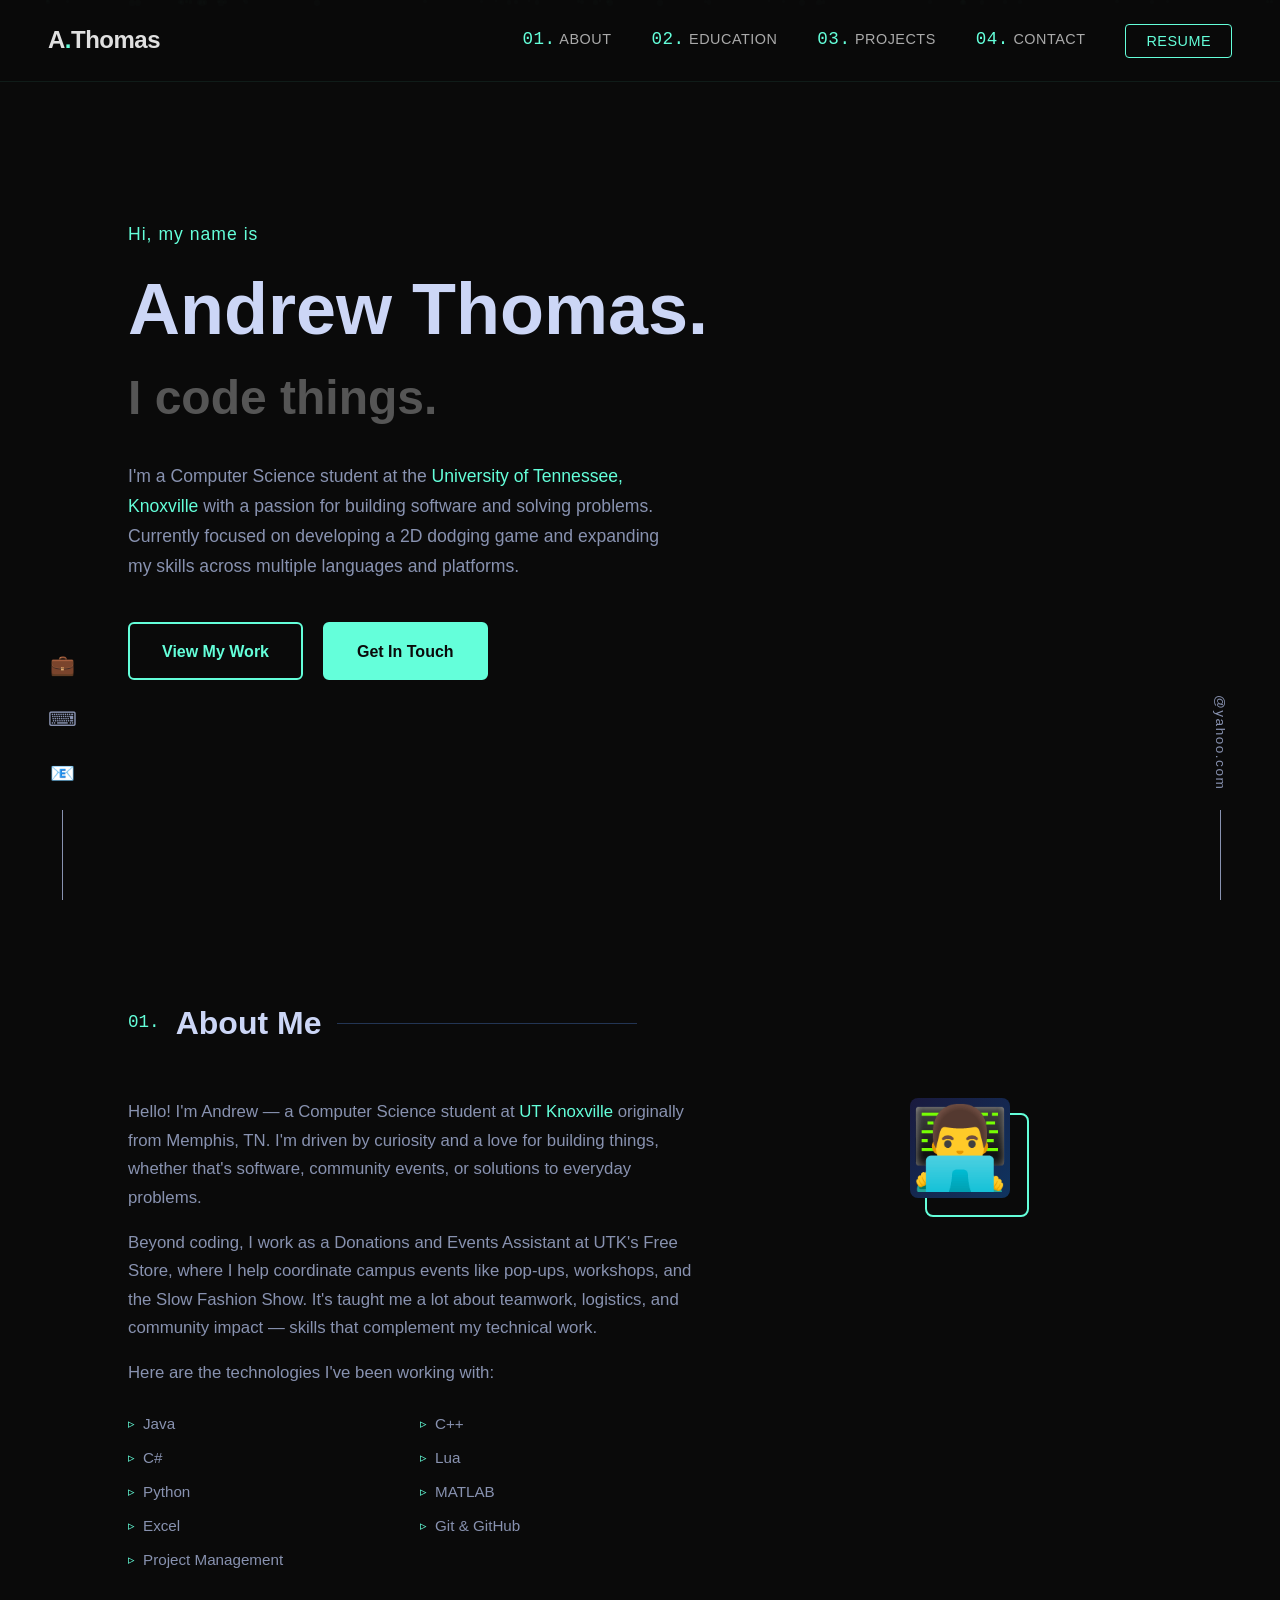
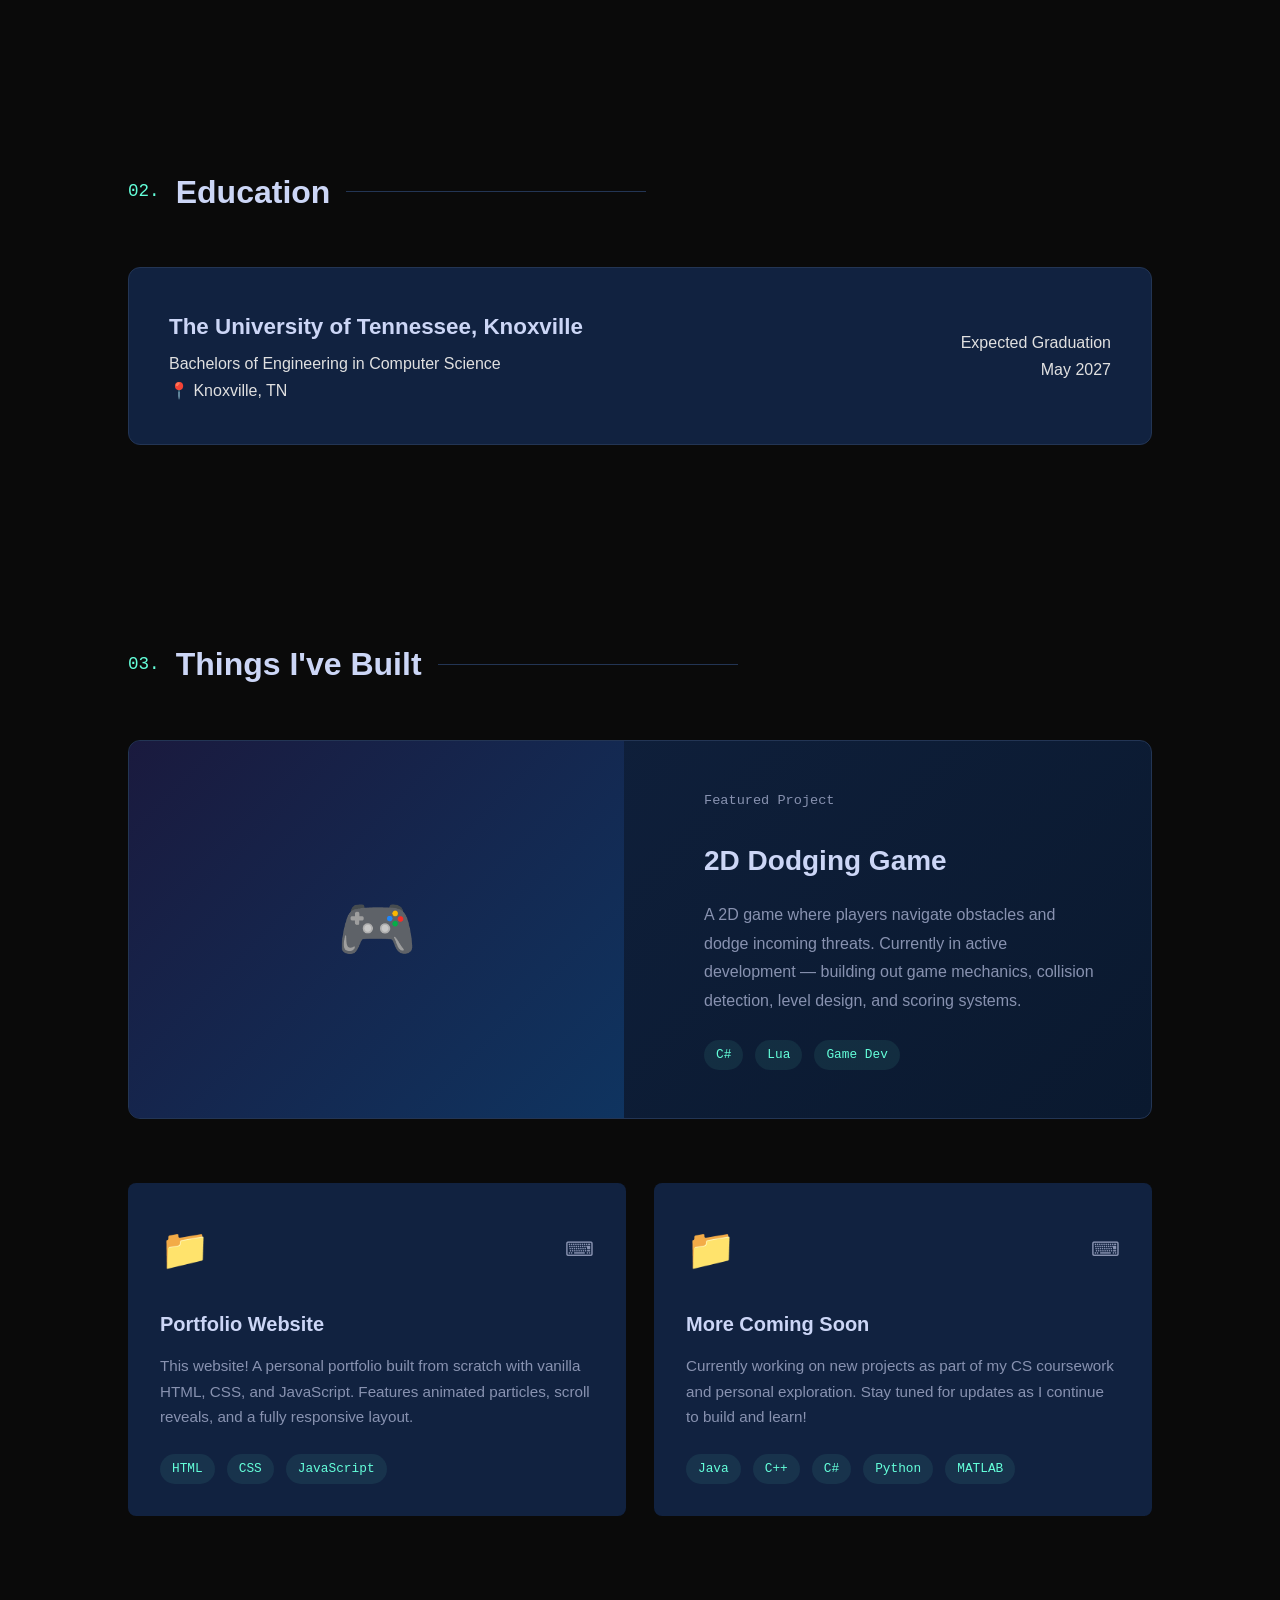
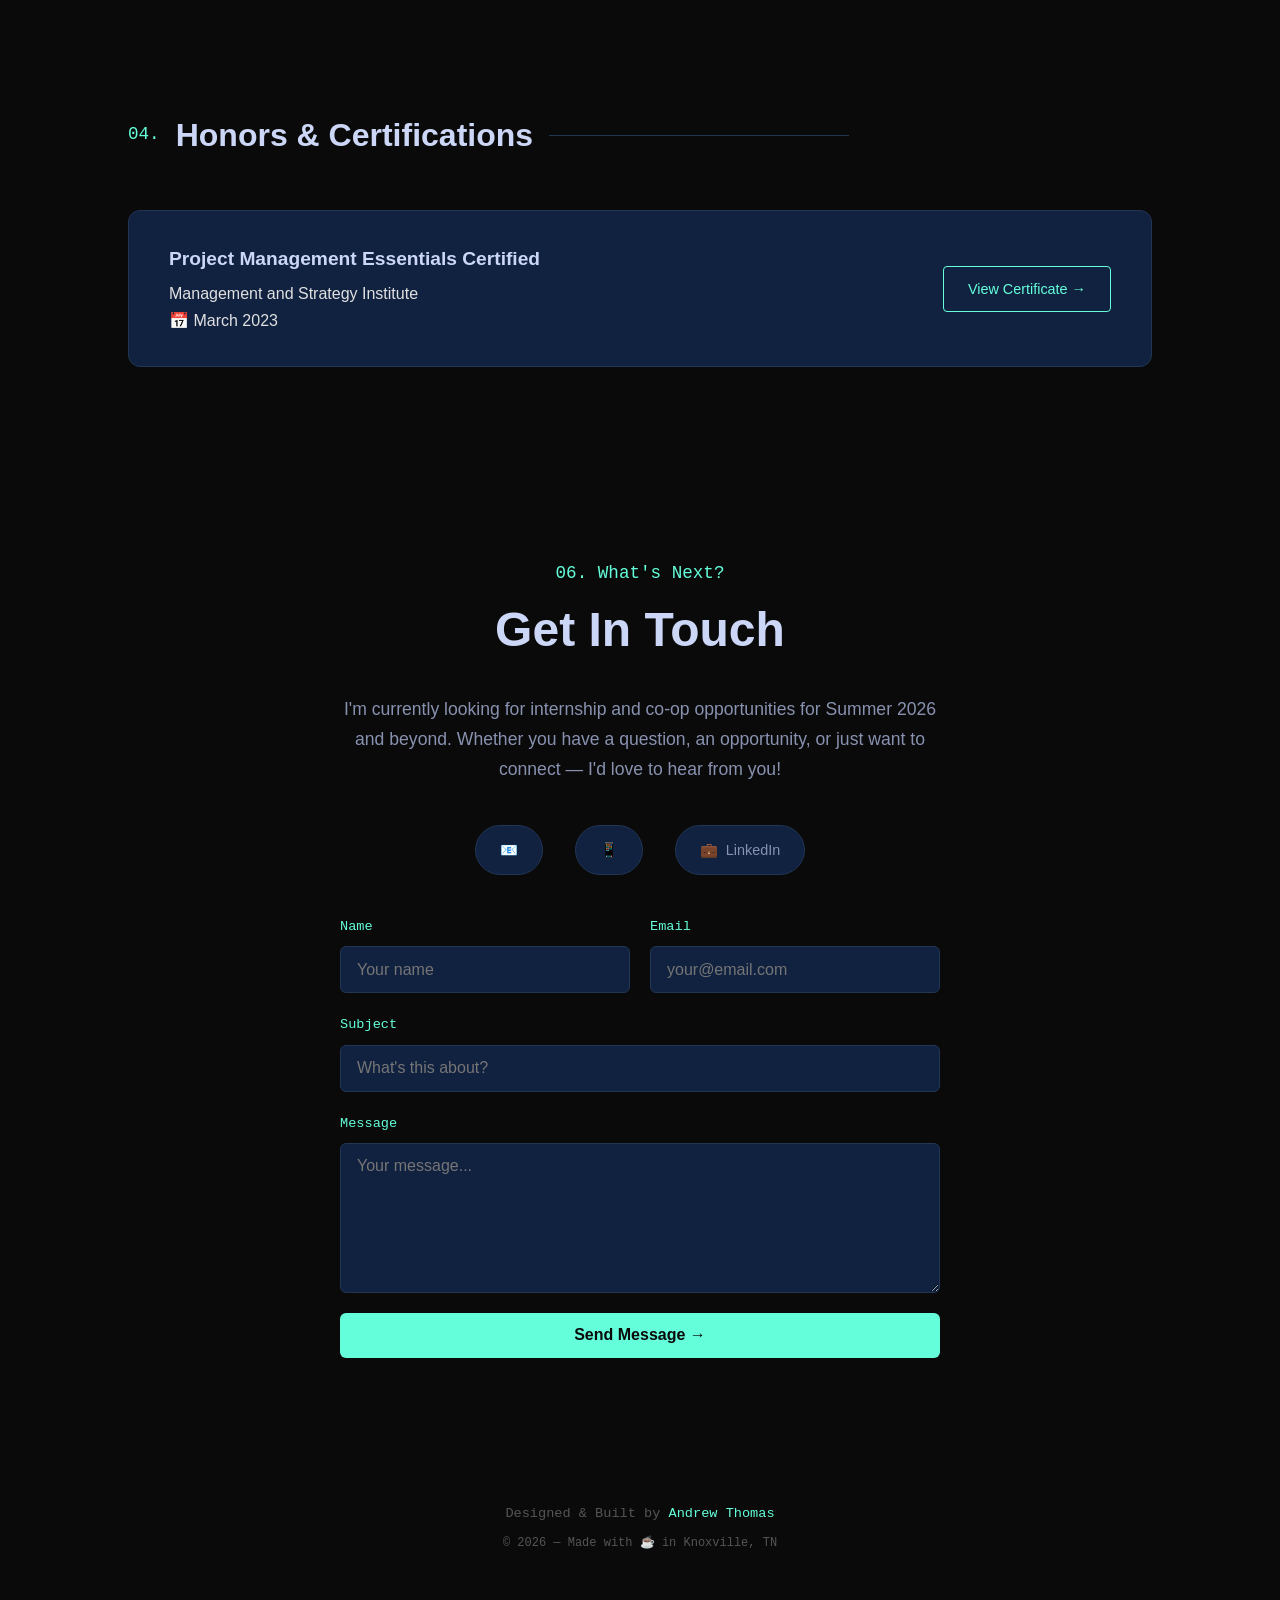
<file: Portfolio.html>
<!DOCTYPE html>
<html lang="en">
<head>
    <meta charset="UTF-8">
    <meta name="viewport" content="width=device-width, initial-scale=1.0">
    <title>Andrew Thomas | Portfolio</title>
    <style>
        /* --- Reset & Base --- */
        * {
            margin: 0;
            padding: 0;
            box-sizing: border-box;
        }

        html {
            scroll-behavior: smooth;
        }

        body {
            font-family: 'Segoe UI', Tahoma, Geneva, Verdana, sans-serif;
            background: #0a0a0a;
            color: #e0e0e0;
            line-height: 1.7;
            overflow-x: hidden;
        }

        a {
            text-decoration: none;
            color: inherit;
        }

        /* --- Animated Background Particles --- */.bg-particles {
            position: fixed;
            top: 0;
            left: 0;
            width: 100%;
            height: 100%;
            z-index: 0;
            pointer-events: none;
            overflow: hidden;
        }.bg-particles span {
            position: absolute;
            width: 4px;
            height: 4px;
            background: rgba(100, 255, 218, 0.15);
            border-radius: 50%;
            animation: float linear infinite;
        }

        @keyframes float {
            0% { transform: translateY(100vh) rotate(0deg); opacity: 0; }
            10% { opacity: 1; }
            90% { opacity: 1; }
            100% { transform: translateY(-10vh) rotate(720deg); opacity: 0; }
        }

        /* --- Navigation --- */
        nav {
            position: fixed;
            top: 0;
            width: 100%;
            z-index: 1000;
            padding: 1.25rem 3rem;
            display: flex;
            justify-content: space-between;
            align-items: center;
            background: rgba(10, 10, 10, 0.85);
            backdrop-filter: blur(12px);
            border-bottom: 1px solid rgba(100, 255, 218, 0.08);
            transition: all 0.3s ease;
        }

        nav.scrolled {
            padding: 0.75rem 3rem;
            background: rgba(10, 10, 10, 0.95);
        }.logo {
            font-size: 1.5rem;
            font-weight: 800;
            letter-spacing: -0.5px;
        }.logo span {
            color: #64ffda;
        }.nav-links {
            list-style: none;
            display: flex;
            gap: 2.5rem;
            align-items: center;
        }.nav-links a {
            color: #aaa;
            font-size: 0.9rem;
            font-weight: 500;
            letter-spacing: 0.5px;
            text-transform: uppercase;
            transition: color 0.3s;
            position: relative;
        }.nav-links a::after {
            content: '';
            position: absolute;
            bottom: -4px;
            left: 0;
            width: 0;
            height: 2px;
            background: #64ffda;
            transition: width 0.3s;
        }.nav-links a:hover {
            color: #64ffda;
        }.nav-links a:hover::after {
            width: 100%;
        }.nav-resume {
            border: 1px solid #64ffda;
            color: #64ffda !important;
            padding: 0.5rem 1.25rem;
            border-radius: 4px;
            transition: all 0.3s;
        }.nav-resume:hover {
            background: rgba(100, 255, 218, 0.1);
        }.nav-resume::after {
            display: none !important;
        }

        /* Mobile Menu */.hamburger {
            display: none;
            flex-direction: column;
            cursor: pointer;
            gap: 5px;
        }.hamburger span {
            width: 25px;
            height: 2px;
            background: #64ffda;
            transition: all 0.3s;
        }

        /* --- Hero Section --- */.hero {
            min-height: 100vh;
            display: flex;
            align-items: center;
            padding: 0 10%;
            position: relative;
            z-index: 1;
        }.hero-content {
            max-width: 750px;
        }.hero-greeting {
            color: #64ffda;
            font-size: 1.1rem;
            font-weight: 500;
            letter-spacing: 1px;
            margin-bottom: 1.25rem;
            opacity: 0;
            animation: fadeInUp 0.6s ease forwards;
            animation-delay: 0.2s;
        }.hero-name {
            font-size: 4.5rem;
            font-weight: 800;
            line-height: 1.1;
            color: #ccd6f6;
            margin-bottom: 0.5rem;
            opacity: 0;
            animation: fadeInUp 0.6s ease forwards;
            animation-delay: 0.4s;
        }.hero-tagline {
            font-size: 3rem;
            font-weight: 700;
            color: #555;
            margin-bottom: 1.5rem;
            opacity: 0;
            animation: fadeInUp 0.6s ease forwards;
            animation-delay: 0.6s;
        }.hero-description {
            font-size: 1.1rem;
            color: #8892b0;
            max-width: 540px;
            margin-bottom: 2.5rem;
            opacity: 0;
            animation: fadeInUp 0.6s ease forwards;
            animation-delay: 0.8s;
        }.hero-buttons {
            display: flex;
            gap: 1.25rem;
            flex-wrap: wrap;
            opacity: 0;
            animation: fadeInUp 0.6s ease forwards;
            animation-delay: 1s;
        }.btn-primary {
            padding: 0.85rem 2rem;
            background: transparent;
            border: 2px solid #64ffda;
            color: #64ffda;
            border-radius: 6px;
            font-size: 1rem;
            font-weight: 600;
            cursor: pointer;
            transition: all 0.3s;
        }.btn-primary:hover {
            background: rgba(100, 255, 218, 0.1);
            transform: translateY(-2px);
            box-shadow: 0 8px 24px rgba(100, 255, 218, 0.15);
        }.btn-secondary {
            padding: 0.85rem 2rem;
            background: #64ffda;
            border: 2px solid #64ffda;
            color: #0a0a0a;
            border-radius: 6px;
            font-size: 1rem;
            font-weight: 600;
            cursor: pointer;
            transition: all 0.3s;
        }.btn-secondary:hover {
            transform: translateY(-2px);
            box-shadow: 0 8px 24px rgba(100, 255, 218, 0.25);
        }

        @keyframes fadeInUp {
            from { opacity: 0; transform: translateY(30px); }
            to { opacity: 1; transform: translateY(0); }
        }

        /* --- Section Styling --- */.section {
            padding: 6rem 10%;
            position: relative;
            z-index: 1;
        }.section-header {
            display: flex;
            align-items: center;
            gap: 1rem;
            margin-bottom: 3rem;
        }.section-number {
            color: #64ffda;
            font-size: 1.1rem;
            font-weight: 500;
            font-family: 'Courier New', monospace;
        }.section-title {
            font-size: 2rem;
            font-weight: 700;
            color: #ccd6f6;
            white-space: nowrap;
        }.section-line {
            flex: 1;
            height: 1px;
            background: #233554;
            max-width: 300px;
        }

        /* --- About Section --- */.about-grid {
            display: grid;
            grid-template-columns: 3fr 2fr;
            gap: 4rem;
            align-items: start;
        }.about-text p {
            color: #8892b0;
            margin-bottom: 1rem;
            font-size: 1.05rem;
        }.about-text a {
            color: #64ffda;
            transition: opacity 0.3s;
        }.about-text a:hover {
            opacity: 0.7;
        }.skills-grid {
            display: grid;
            grid-template-columns: 1fr 1fr;
            gap: 0.5rem;
            margin-top: 1.5rem;
        }.skill-item {
            display: flex;
            align-items: center;
            gap: 0.5rem;
            color: #8892b0;
            font-size: 0.95rem;
        }.skill-item::before {
            content: '▹';
            color: #64ffda;
            font-size: 0.8rem;
        }.about-image-wrapper {
            position: relative;
            max-width: 320px;
            justify-self: center;
        }.about-image {
            width: 100%;
            aspect-ratio: 1;
            border-radius: 8px;
            background: linear-gradient(135deg, #1a1a3e, #0f3460);
            display: flex;
            align-items: center;
            justify-content: center;
            font-size: 5rem;
            position: relative;
            z-index: 2;
            overflow: hidden;
        }.about-image-wrapper::after {
            content: '';
            position: absolute;
            top: 15px;
            left: 15px;
            width: 100%;
            height: 100%;
            border: 2px solid #64ffda;
            border-radius: 8px;
            z-index: 1;
            transition: all 0.3s;
        }.about-image-wrapper:hover::after {
            top: 10px;
            left: 10px;
        }

        /* --- Education Section --- */.education-card {
            background: #112240;
            border-radius: 12px;
            padding: 2.5rem;
            border: 1px solid #233554;
            display: flex;
            justify-content: space-between;
            align-items: center;
            flex-wrap: wrap;
            gap: 1.5rem;
        }.education-info h3 {
            color: #ccd6f6;
            font-size: 1.4rem;
            margin-bottom: 0.25rem;
        }.education-info.degree {
            color: #64ffda;
            font-size: 1.05rem;
            font-weight: 500;
            margin-bottom: 0.25rem;
        }.education-info.location {
            color: #8892b0;
            font-size: 0.95rem;
        }.education-meta {
            text-align: right;
        }.education-meta.grad-label {
            color: #8892b0;
            font-size: 0.8rem;
            text-transform: uppercase;
            letter-spacing: 1px;
            margin-bottom: 0.25rem;
        }.education-meta.grad-date {
            color: #64ffda;
            font-size: 1.25rem;
            font-weight: 700;
            font-family: 'Courier New', monospace;
        }

        /* --- Experience Section --- */.timeline {
            position: relative;
            padding-left: 2rem;
        }.timeline::before {
            content: '';
            position: absolute;
            left: 0;
            top: 0;
            bottom: 0;
            width: 2px;
            background: #233554;
        }.timeline-item {
            position: relative;
            margin-bottom: 3rem;
            padding-left: 2rem;
        }.timeline-item:last-child {
            margin-bottom: 0;
        }.timeline-item::before {
            content: '';
            position: absolute;
            left: -2.35rem;
            top: 8px;
            width: 12px;
            height: 12px;
            border-radius: 50%;
            background: #0a0a0a;
            border: 2px solid #64ffda;
        }.timeline-date {
            color: #64ffda;
            font-size: 0.85rem;
            font-weight: 500;
            font-family: 'Courier New', monospace;
            margin-bottom: 0.5rem;
        }.timeline-role {
            font-size: 1.3rem;
            font-weight: 700;
            color: #ccd6f6;
            margin-bottom: 0.25rem;
        }.timeline-company {
            color: #64ffda;
            font-weight: 600;
            margin-bottom: 0.5rem;
        }.timeline-location {
            color: #555;
            font-size: 0.85rem;
            font-style: italic;
            margin-bottom: 0.75rem;
        }.timeline-desc {
            color: #8892b0;
        }.timeline-desc li {
            margin-bottom: 0.5rem;
            list-style: none;
            position: relative;
            padding-left: 1.25rem;
        }.timeline-desc li::before {
            content: '▹';
            color: #64ffda;
            position: absolute;
            left: 0;
        }

        /* --- Projects Section --- */.projects-grid {
            display: grid;
            grid-template-columns: repeat(auto-fit, minmax(340px, 1fr));
            gap: 1.75rem;
        }.project-card {
            background: #112240;
            border-radius: 8px;
            padding: 2rem;
            transition: all 0.3s;
            position: relative;
            display: flex;
            flex-direction: column;
        }.project-card:hover {
            transform: translateY(-8px);
            box-shadow: 0 20px 40px rgba(0, 0, 0, 0.3);
        }.project-top {
            display: flex;
            justify-content: space-between;
            align-items: center;
            margin-bottom: 1.5rem;
        }.project-folder {
            font-size: 2.5rem;
        }.project-links {
            display: flex;
            gap: 1rem;
        }.project-links a {
            color: #8892b0;
            font-size: 1.25rem;
            transition: color 0.3s;
        }.project-links a:hover {
            color: #64ffda;
        }.project-card h3 {
            color: #ccd6f6;
            font-size: 1.25rem;
            margin-bottom: 0.75rem;
            transition: color 0.3s;
        }.project-card:hover h3 {
            color: #64ffda;
        }.project-card p {
            color: #8892b0;
            font-size: 0.95rem;
            flex: 1;
            margin-bottom: 1.5rem;
        }.project-tech {
            display: flex;
            flex-wrap: wrap;
            gap: 0.75rem;
        }.project-tech span {
            color: #64ffda;
            font-size: 0.8rem;
            font-family: 'Courier New', monospace;
            background: rgba(100, 255, 218, 0.08);
            padding: 0.25rem 0.75rem;
            border-radius: 20px;
        }

        /* --- Featured Project --- */.featured-project {
            display: grid;
            grid-template-columns: 1fr 1fr;
            gap: 2rem;
            align-items: center;
            margin-bottom: 4rem;
            background: linear-gradient(135deg, #112240 0%, #0a192f 100%);
            border-radius: 12px;
            overflow: hidden;
            border: 1px solid #233554;
        }.featured-image {
            height: 100%;
            min-height: 350px;
            background: linear-gradient(135deg, #1a1a3e, #0f3460);
            display: flex;
            align-items: center;
            justify-content: center;
            font-size: 4rem;
        }.featured-content {
            padding: 3rem;
        }.featured-label {
            color: #64ffda;
            font-size: 0.85rem;
            font-family: 'Courier New', monospace;
            margin-bottom: 0.5rem;
        }.featured-content h3 {
            font-size: 1.75rem;
            color: #ccd6f6;
            margin-bottom: 1rem;
        }.featured-content p {
            color: #8892b0;
            margin-bottom: 1.5rem;
            line-height: 1.8;
        }

        /* --- Certifications Section --- */.cert-card {
            background: #112240;
            border-radius: 12px;
            padding: 2rem 2.5rem;
            border: 1px solid #233554;
            display: flex;
            justify-content: space-between;
            align-items: center;
            flex-wrap: wrap;
            gap: 1.5rem;
            transition: all 0.3s;
        }.cert-card:hover {
            transform: translateY(-4px);
            box-shadow: 0 12px 24px rgba(0, 0, 0, 0.2);
            border-color: #64ffda;
        }.cert-info h3 {
            color: #ccd6f6;
            font-size: 1.2rem;
            margin-bottom: 0.25rem;
        }.cert-info.cert-issuer {
            color: #64ffda;
            font-weight: 500;
            margin-bottom: 0.25rem;
        }.cert-info.cert-date {
            color: #8892b0;
            font-size: 0.9rem;
        }.cert-link {
            padding: 0.6rem 1.5rem;
            border: 1px solid #64ffda;
            color: #64ffda;
            border-radius: 4px;
            font-size: 0.9rem;
            font-weight: 500;
            transition: all 0.3s;
        }.cert-link:hover {
            background: rgba(100, 255, 218, 0.1);
        }

        /* --- Contact Section --- */.contact-wrapper {
            text-align: center;
            max-width: 600px;
            margin: 0 auto;
        }.contact-wrapper.section-number {
            display: block;
            margin-bottom: 1rem;
        }.contact-wrapper h2 {
            font-size: 3rem;
            color: #ccd6f6;
            margin-bottom: 1.5rem;
        }.contact-wrapper p {
            color: #8892b0;
            font-size: 1.1rem;
            margin-bottom: 2.5rem;
        }.contact-methods {
            display: flex;
            justify-content: center;
            gap: 2rem;
            flex-wrap: wrap;
            margin-bottom: 2.5rem;
        }.contact-chip {
            display: flex;
            align-items: center;
            gap: 0.5rem;
            background: #112240;
            padding: 0.75rem 1.5rem;
            border-radius: 50px;
            border: 1px solid #233554;
            color: #8892b0;
            font-size: 0.9rem;
            transition: all 0.3s;
        }.contact-chip:hover {
            border-color: #64ffda;
            color: #64ffda;
        }.contact-chip.chip-icon {
            font-size: 1.1rem;
        }.contact-form {
            text-align: left;
            display: grid;
            gap: 1.25rem;
        }.form-group {
            display: flex;
            flex-direction: column;
        }.form-group label {
            color: #64ffda;
            font-size: 0.85rem;
            font-family: 'Courier New', monospace;
            margin-bottom: 0.5rem;
        }.form-group input,.form-group textarea {
            background: #112240;
            border: 1px solid #233554;
            border-radius: 6px;
            padding: 0.85rem 1rem;
            color: #ccd6f6;
            font-size: 1rem;
            font-family: inherit;
            transition: border-color 0.3s;
        }.form-group input:focus,.form-group textarea:focus {
            outline: none;
            border-color: #64ffda;
        }.form-group textarea {
            min-height: 150px;
            resize: vertical;
        }.form-row {
            display: grid;
            grid-template-columns: 1fr 1fr;
            gap: 1.25rem;
        }.contact-form.btn-secondary {
            width: 100%;
            font-family: inherit;
            margin-top: 0.5rem;
        }

        /* --- Social Sidebar --- */.social-sidebar {
            position: fixed;
            bottom: 0;
            left: 3rem;
            z-index: 100;
            display: flex;
            flex-direction: column;
            align-items: center;
            gap: 1.25rem;
        }.social-sidebar a {
            color: #8892b0;
            font-size: 1.25rem;
            transition: all 0.3s;
        }.social-sidebar a:hover {
            color: #64ffda;
            transform: translateY(-3px);
        }.social-sidebar::after {
            content: '';
            width: 1px;
            height: 90px;
            background: #8892b0;
        }.email-sidebar {
            position: fixed;
            bottom: 0;
            right: 3rem;
            z-index: 100;
            display: flex;
            flex-direction: column;
            align-items: center;
            gap: 1.25rem;
        }.email-sidebar a {
            writing-mode: vertical-rl;
            color: #8892b0;
            font-size: 0.85rem;
            letter-spacing: 1.5px;
            transition: all 0.3s;
        }.email-sidebar a:hover {
            color: #64ffda;
            transform: translateY(-3px);
        }.email-sidebar::after {
            content: '';
            width: 1px;
            height: 90px;
            background: #8892b0;
        }

        /* --- Footer --- */
        footer {
            text-align: center;
            padding: 3rem 2rem;
            color: #555;
            font-size: 0.85rem;
            font-family: 'Courier New', monospace;
            position: relative;
            z-index: 1;
        }

        footer a {
            color: #64ffda;
            transition: opacity 0.3s;
        }

        footer a:hover {
            opacity: 0.7;
        }

        /* --- Scroll Reveal --- */.reveal {
            opacity: 0;
            transform: translateY(30px);
            transition: all 0.8s ease;
        }.reveal.active {
            opacity: 1;
            transform: translateY(0);
        }

        /* --- Responsive --- */
        @media (max-width: 1024px) {.section { padding: 4rem 5%; }.hero { padding: 0 5%; }
            nav { padding: 1rem 2rem; }
        }

        @media (max-width: 768px) {.hero-name { font-size: 2.75rem; }.hero-tagline { font-size: 1.75rem; }.about-grid {
                grid-template-columns: 1fr;
                gap: 2rem;
            }.about-image-wrapper {
                max-width: 250px;
                order: -1;
            }.featured-project {
                grid-template-columns: 1fr;
            }.featured-image { min-height: 200px; }.projects-grid {
                grid-template-columns: 1fr;
            }.form-row {
                grid-template-columns: 1fr;
            }.contact-wrapper h2 { font-size: 2rem; }.social-sidebar,.email-sidebar { display: none; }.education-card {
                flex-direction: column;
                text-align: center;
            }.education-meta {
                text-align: center;
            }.cert-card {
                flex-direction: column;
                text-align: center;
            }.nav-links {
                display: none;
                position: fixed;
                top: 0;
                right: 0;
                width: 70%;
                height: 100vh;
                background: #112240;
                flex-direction: column;
                justify-content: center;
                align-items: center;
                gap: 2rem;
                padding: 2rem;
            }.nav-links.active { display: flex; }.hamburger { display: flex; }
        }

        /* --- Scrollbar --- */
        ::-webkit-scrollbar {
            width: 8px;
        }

        ::-webkit-scrollbar-track {
            background: #0a0a0a;
        }

        ::-webkit-scrollbar-thumb {
            background: #233554;
            border-radius: 4px;
        }

        ::-webkit-scrollbar-thumb:hover {
            background: #64ffda;
        }
    </style>
</head>
<body>

    <!-- Animated Background -->
    <div class="bg-particles" id="particles"></div>

    <!-- Social Sidebar -->
    <div class="social-sidebar">
        <a href="https://linkedin.com/in/andrew-thomas-utk11" target="_blank" title="LinkedIn">💼</a>
        <a href="https://github.com" target="_blank" title="GitHub">⌨</a>
        <a href="mailto:andrewjamesthomas11@yahoo.com" title="Email">📧</a>
    </div>

    <!-- Email Sidebar -->
    <div class="email-sidebar">
        <a href="mailto:andrewjamesthomas11@yahoo.com">@yahoo.com</a>
    </div>

    <!-- Navigation -->
    <nav id="navbar">
        <a href="#" class="logo">A<span>.</span>Thomas</a>
        <ul class="nav-links" id="navLinks">
            <li><a href="#about"><span class="section-number">01.</span> About</a></li>
            <li><a href="#education"><span class="section-number">02.</span> Education</a></li>
            <li><a href="#projects"><span class="section-number">03.</span> Projects</a></li>
            <li><a href="#contact"><span class="section-number">04.</span> Contact</a></li>
            <li><a href="#" class="nav-resume">Resume</a></li>
        </ul>
        <div class="hamburger" id="hamburger" onclick="toggleMenu()">
            <span></span><span></span><span></span>
        </div>
    </nav>

    <!-- Hero -->
    <section class="hero">
        <div class="hero-content">
            <p class="hero-greeting">Hi, my name is</p>
            <h1 class="hero-name">Andrew Thomas.</h1>
            <h2 class="hero-tagline">I code things.</h2>
            <p class="hero-description">
                I'm a Computer Science student at the 
                <a href="https://utk.edu" style="color:#64ffda;">University of Tennessee, Knoxville</a> 
                with a passion for building software and solving problems. Currently focused on 
                developing a 2D dodging game and expanding my skills across multiple languages and platforms.
            </p>
            <div class="hero-buttons">
                <a href="#projects" class="btn-primary">View My Work</a>
                <a href="#contact" class="btn-secondary">Get In Touch</a>
            </div>
        </div>
    </section>

    <!-- About -->
    <section class="section" id="about">
        <div class="section-header reveal">
            <span class="section-number">01.</span>
            <h2 class="section-title">About Me</h2>
            <div class="section-line"></div>
        </div>
        <div class="about-grid reveal">
            <div class="about-text">
                <p>
                    Hello! I'm Andrew — a Computer Science student at 
                    <a href="https://utk.edu">UT Knoxville</a> originally from Memphis, TN. 
                    I'm driven by curiosity and a love for building things, whether that's software, 
                    community events, or solutions to everyday problems.
                </p>
                <p>
                    Beyond coding, I work as a Donations and Events Assistant at UTK's Free Store, 
                    where I help coordinate campus events like pop-ups, workshops, and the Slow Fashion Show. 
                    It's taught me a lot about teamwork, logistics, and community impact — skills that 
                    complement my technical work.
                </p>
                <p>Here are the technologies I've been working with:</p>
                <div class="skills-grid">
                    <div class="skill-item">Java</div>
                    <div class="skill-item">C++</div>
                    <div class="skill-item">C#</div>
                    <div class="skill-item">Lua</div>
                    <div class="skill-item">Python</div>
                    <div class="skill-item">MATLAB</div>
                    <div class="skill-item">Excel</div>
                    <div class="skill-item">Git & GitHub</div>
                    <div class="skill-item">Project Management</div>
                </div>
            </div>
            <div class="about-image-wrapper">
                <div class="about-image">👨‍💻</div>
            </div>
        </div>
    </section>

    <!-- Education -->
    <section class="section" id="education">
        <div class="section-header reveal">
            <span class="section-number">02.</span>
            <h2 class="section-title">Education</h2>
            <div class="section-line"></div>
        </div>
        <div class="education-card reveal">
            <div class="education-info">
                <h3>The University of Tennessee, Knoxville</h3>
                <p class="degree">Bachelors of Engineering in Computer Science</p>
                <p class="location">📍 Knoxville, TN</p>
            </div>
            <div class="education-meta">
                <p class="grad-label">Expected Graduation</p>
                <p class="grad-date">May 2027</p>
            </div>
        </div>
    </section>

    <!-- Projects -->
    <section class="section" id="projects">
        <div class="section-header reveal">
            <span class="section-number">03.</span>
            <h2 class="section-title">Things I've Built</h2>
            <div class="section-line"></div>
        </div>

        <!-- Featured Project -->
        <div class="featured-project reveal">
            <div class="featured-image">🎮</div>
            <div class="featured-content">
                <p class="featured-label">Featured Project</p>
                <h3>2D Dodging Game</h3>
                <p>
                    A 2D game where players navigate obstacles and dodge incoming threats. 
                    Currently in active development — building out game mechanics, collision detection, 
                    level design, and scoring systems.
                </p>
                <div class="project-tech">
                    <span>C#</span>
                    <span>Lua</span>
                    <span>Game Dev</span>
                </div>
            </div>
        </div>

        <!-- Project Cards -->
        <div class="projects-grid reveal">
            <div class="project-card">
                <div class="project-top">
                    <span class="project-folder">📁</span>
                    <div class="project-links">
                        <a href="#" title="GitHub">⌨</a>
                    </div>
                </div>
                <h3>Portfolio Website</h3>
                <p>This website! A personal portfolio built from scratch with vanilla HTML, CSS, and JavaScript. Features animated particles, scroll reveals, and a fully responsive layout.</p>
                <div class="project-tech">
                    <span>HTML</span>
                    <span>CSS</span>
                    <span>JavaScript</span>
                </div>
            </div>

            <div class="project-card">
                <div class="project-top">
                    <span class="project-folder">📁</span>
                    <div class="project-links">
                        <a href="#" title="GitHub">⌨</a>
                    </div>
                </div>
                <h3>More Coming Soon</h3>
                <p>Currently working on new projects as part of my CS coursework and personal exploration. Stay tuned for updates as I continue to build and learn!</p>
                <div class="project-tech">
                    <span>Java</span>
                    <span>C++</span>
                    <span>C#</span>
                    <span>Python</span>
                    <span>MATLAB</span>
                </div>
            </div>
        </div>
    </section>

    <!-- Certifications -->
    <section class="section" id="certifications">
        <div class="section-header reveal">
            <span class="section-number">04.</span>
            <h2 class="section-title">Honors & Certifications</h2>
            <div class="section-line"></div>
        </div>
        <div class="cert-card reveal">
            <div class="cert-info">
                <h3>Project Management Essentials Certified</h3>
                <p class="cert-issuer">Management and Strategy Institute</p>
                <p class="cert-date">📅 March 2023</p>
            </div>
            <a href="https://drive.google.com/file/d/19Eu9WUQEAbZQ7m37xMJSJ6u8aR5IoKPp/view?usp=sharing" target="_blank" class="cert-link">View Certificate →</a>
        </div>
    </section>

    <!-- Contact -->
    <section class="section" id="contact">
        <div class="contact-wrapper reveal">
            <span class="section-number">06. What's Next?</span>
            <h2>Get In Touch</h2>
            <p>
                I'm currently looking for internship and co-op opportunities for Summer 2026 and beyond. 
                Whether you have a question, an opportunity, or just want to connect — 
                I'd love to hear from you!
            </p>
            <div class="contact-methods">
                <a href="mailto:andrewjamesthomas11@yahoo.com" class="contact-chip">
                    <span class="chip-icon">📧</span>
                </a>
                <a href="tel:9014868583" class="contact-chip">
                    <span class="chip-icon">📱</span>
                </a>
                <a href="https://linkedin.com/in/andrew-thomas-utk11" target="_blank" class="contact-chip">
                    <span class="chip-icon">💼</span> LinkedIn
                </a>
            </div>
            <form class="contact-form" onsubmit="handleSubmit(event)">
                <div class="form-row">
                    <div class="form-group">
                        <label>Name</label>
                        <input type="text" placeholder="Your name" required>
                    </div>
                    <div class="form-group">
                        <label>Email</label>
                        <input type="email" placeholder="your@email.com" required>
                    </div>
                </div>
                <div class="form-group">
                    <label>Subject</label>
                    <input type="text" placeholder="What's this about?">
                </div>
                <div class="form-group">
                    <label>Message</label>
                    <textarea placeholder="Your message..."></textarea>
                </div>
                <button type="submit" class="btn-secondary" style="border:none; font-family:inherit; font-size:1rem; cursor:pointer;">
                    Send Message →
                </button>
            </form>
        </div>
    </section>

    <!-- Footer -->
    <footer>
        <p>Designed & Built by <a href="#">Andrew Thomas</a></p>
        <p style="margin-top:0.5rem; font-size:0.75rem;">© 2026 — Made with ☕ in Knoxville, TN</p>
    </footer>

    <!-- JavaScript -->
    <script>
        // --- Particle Background ---
        const particleContainer = document.getElementById('particles');
        for (let i = 0; i < 50; i++) {
            const span = document.createElement('span');
            span.style.left = Math.random() * 100 + '%';
            span.style.animationDuration = (Math.random() * 20 + 10) + 's';
            span.style.animationDelay = (Math.random() * 20) + 's';
            span.style.width = span.style.height = (Math.random() * 4 + 2) + 'px';
            particleContainer.appendChild(span);
        }

        // --- Navbar Scroll Effect ---
        window.addEventListener('scroll', () => {
            const nav = document.getElementById('navbar');
            if (window.scrollY > 50) {
                nav.classList.add('scrolled');
            } else {
                nav.classList.remove('scrolled');
            }
        });

        // --- Scroll Reveal ---
        const revealElements = document.querySelectorAll('.reveal');
        const revealOnScroll = () => {
            revealElements.forEach(el => {
                const windowHeight = window.innerHeight;
                const elementTop = el.getBoundingClientRect().top;
                if (elementTop < windowHeight - 100) {
                    el.classList.add('active');
                }
            });
        };
        window.addEventListener('scroll', revealOnScroll);
        window.addEventListener('load', revealOnScroll);

        // --- Mobile Menu Toggle ---
        function toggleMenu() {
            document.getElementById('navLinks').classList.toggle('active');
        }

        // Close mobile menu on link click
        document.querySelectorAll('.nav-links a').forEach(link => {
            link.addEventListener('click', () => {
                document.getElementById('navLinks').classList.remove('active');
            });
        });

        // --- Form Submit ---
        function handleSubmit(e) {
            e.preventDefault();
            const btn = e.target.querySelector('button');
            btn.textContent = '✓ Message Sent!';
            btn.style.background = '#64ffda';
            btn.style.color = '#0a0a0a';
            setTimeout(() => {
                btn.textContent = 'Send Message →';
                btn.style.background = '';
                btn.style.color = '';
                e.target.reset();
            }, 3000);
        }
    </script>

</body>
</html>
</file>
<file: style.css>
body {
      font-family: 'Segoe UI', Tahoma, sans-serif;
      margin: 0;
      background: #f1f3f6;
    }

    header {
      background: #FF8200;
      color: white;
      padding: 20px;
      text-align: center;
      font-size: 1.8em;
    }

    .container {
      padding: 20px;
      max-width: 1100px;
      margin: auto;
    }

    .section-title {
      font-size: 1.4em;
      margin: 20px 0 10px;
      border-bottom: 2px solid #444;
      padding-bottom: 5px;
    }

    .player-grid {
      display: flex;
      flex-wrap: wrap;
      gap: 10px;
    }

    .player-card {
      background: #fff;
      border: 2px solid #ccc;
      border-radius: 8px;
      width: 200px;
      padding: 10px;
      box-shadow: 0 2px 4px rgba(0,0,0,0.1);
    }

    .player-card.recruit {
      background: #dbe9ff;
    }

    .player-card .name {
      font-weight: bold;
      font-size: 1.1em;
      margin-bottom: 4px;
    }

    .player-card .info {
      font-size: 0.9em;
      margin-bottom: 6px;
    }

    .ratings {
      font-size: 0.85em;
    }

    .button {
      margin-top: 20px;
      padding: 10px 18px;
      background: #007bff;
      color: white;
      border: none;
      border-radius: 5px;
      font-weight: bold;
      cursor: pointer;
    }

    .button:disabled {
      background: #aaa;
      cursor: not-allowed;
    }

    #message {
      margin-top: 20px;
      font-weight: bold;
    }

    .season-summary, .depth-chart, .top-25 {
      margin-top: 20px;
      background: #eee;
      padding: 15px;
      border-radius: 8px;
      font-family: monospace;
      white-space: pre-wrap;
    }

    .player-card input.select {
      transform: scale(1.1);
      margin-top: 8px;
    }

    /* Popup menu styling */
    #teamMenu {
      position: fixed;
      top: 50%;
      left: 50%;
      transform: translate(-50%, -50%);
      background: white;
      border: 2px solid #333;
      border-radius: 8px;
      padding: 20px;
      box-shadow: 0 4px 10px rgba(0,0,0,0.3);
      width: 300px;
      display: none;
      z-index: 1000;
    }

    #menuOverlay {
      display: none;
      position: fixed;
      inset: 0;
      background: rgba(0,0,0,0.5);
      z-index: 999;
    }

    #teamMenu h3 {
      margin-top: 0;
      color: #002868;
    }

    #teamMenu button {
      display: block;
      width: 100%;
      margin: 10px 0;
      padding: 10px;
      border-radius: 5px;
      border: none;
      background: #007bff;
      color: white;
      cursor: pointer;
      font-weight: bold;
    }

    #teamMenu button:hover {
      background: #005bb5;
    }
</file>
